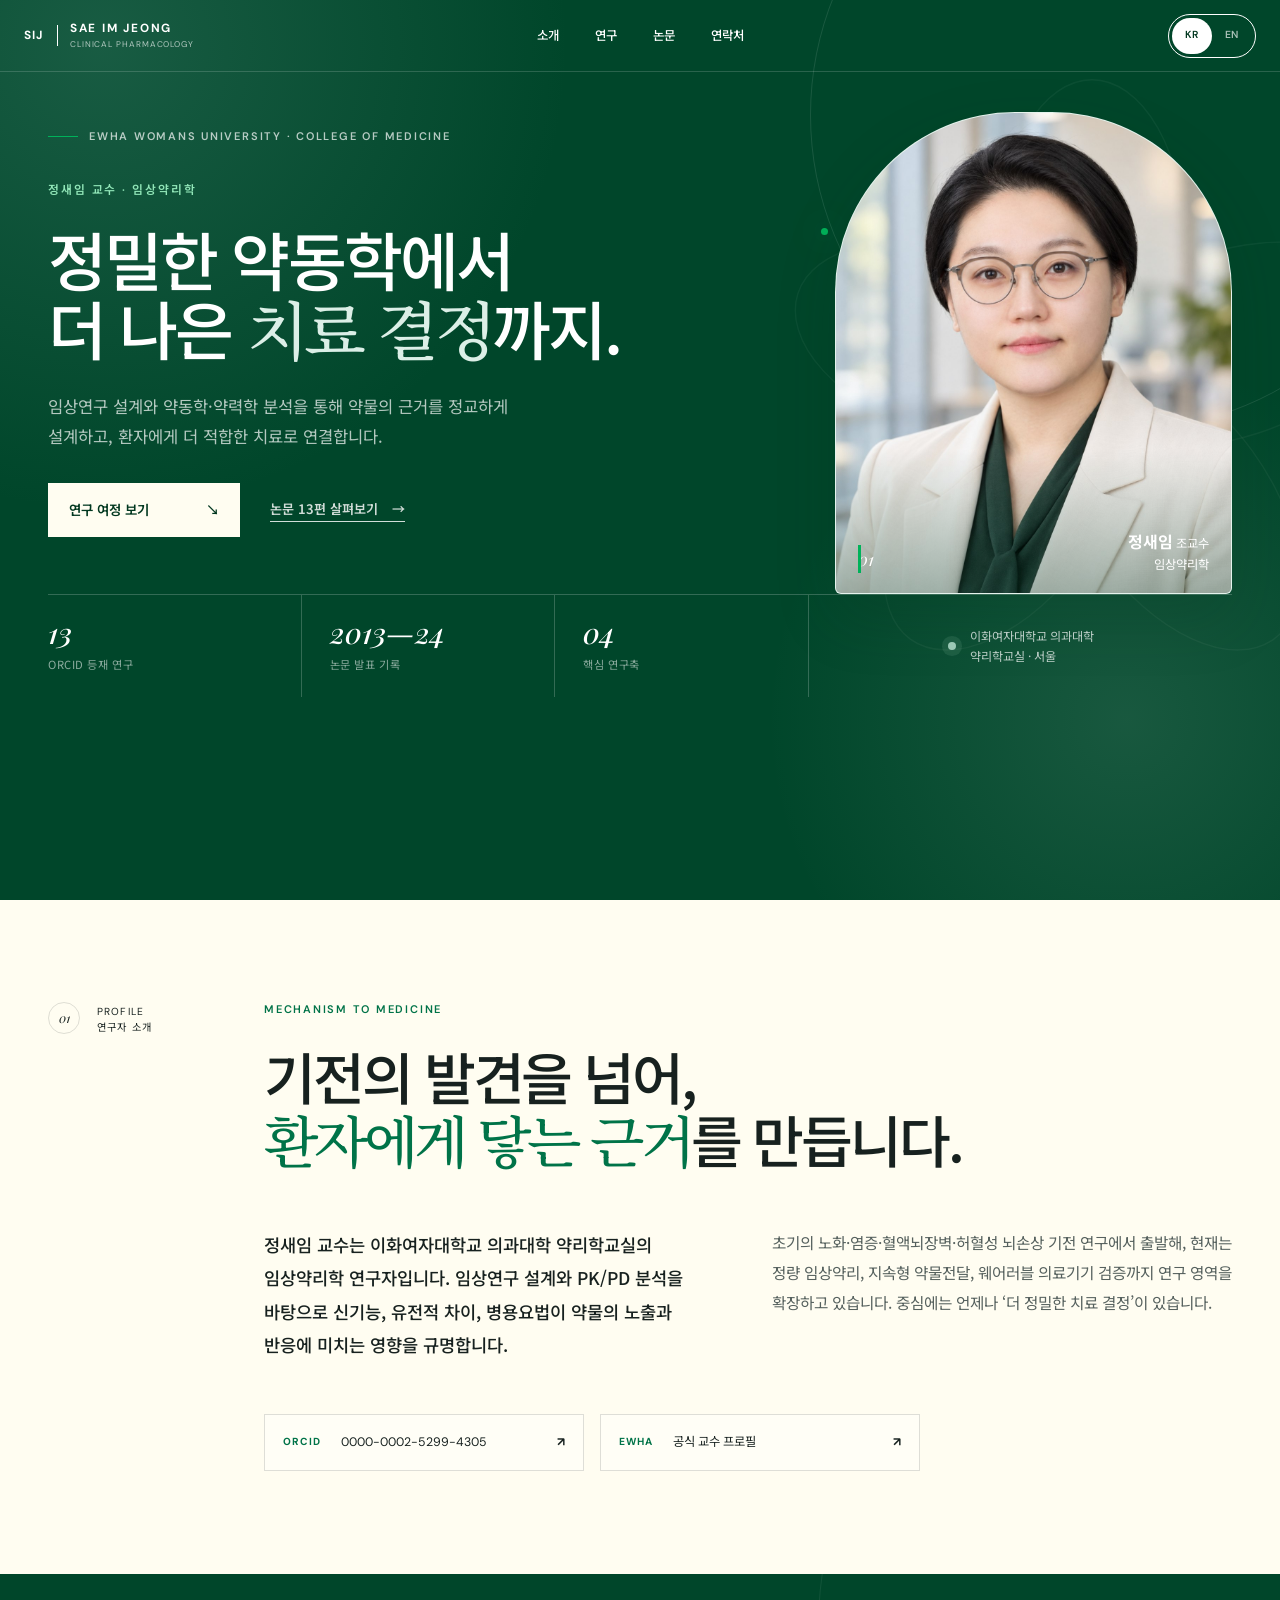
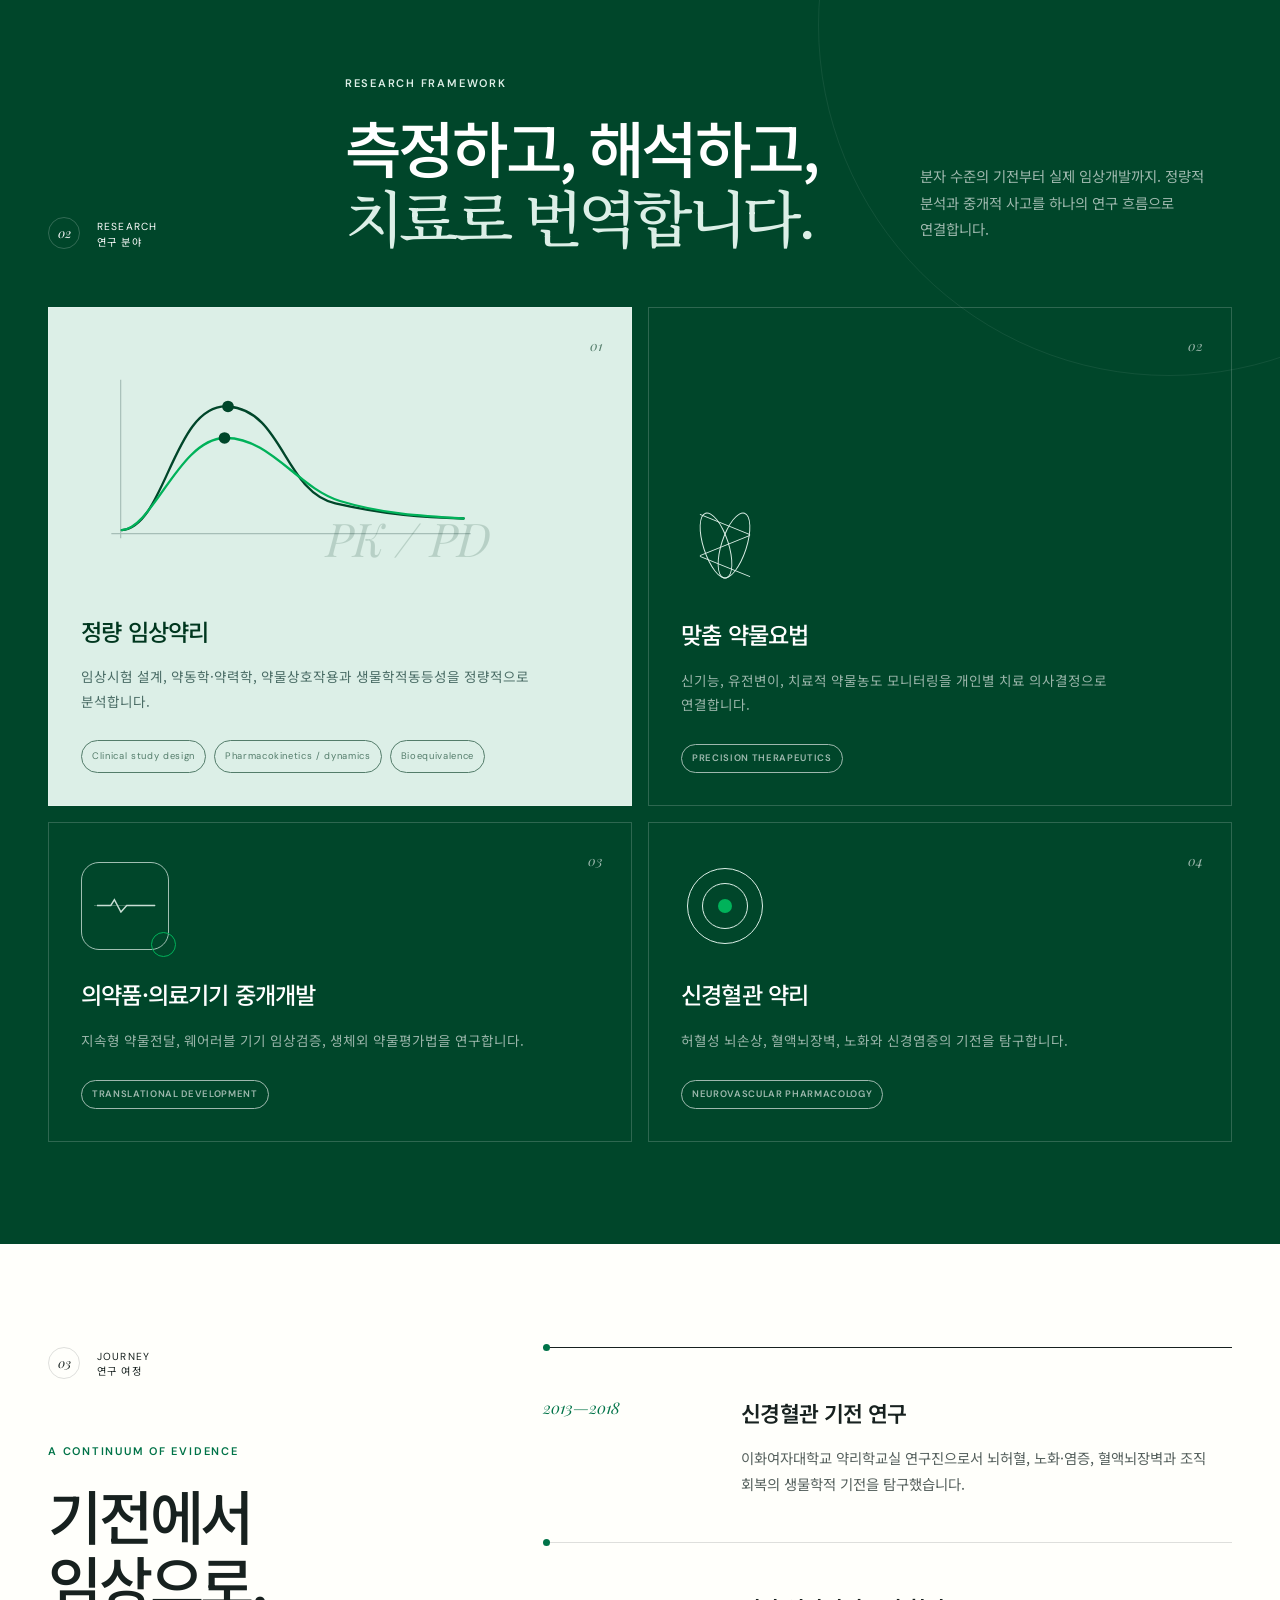
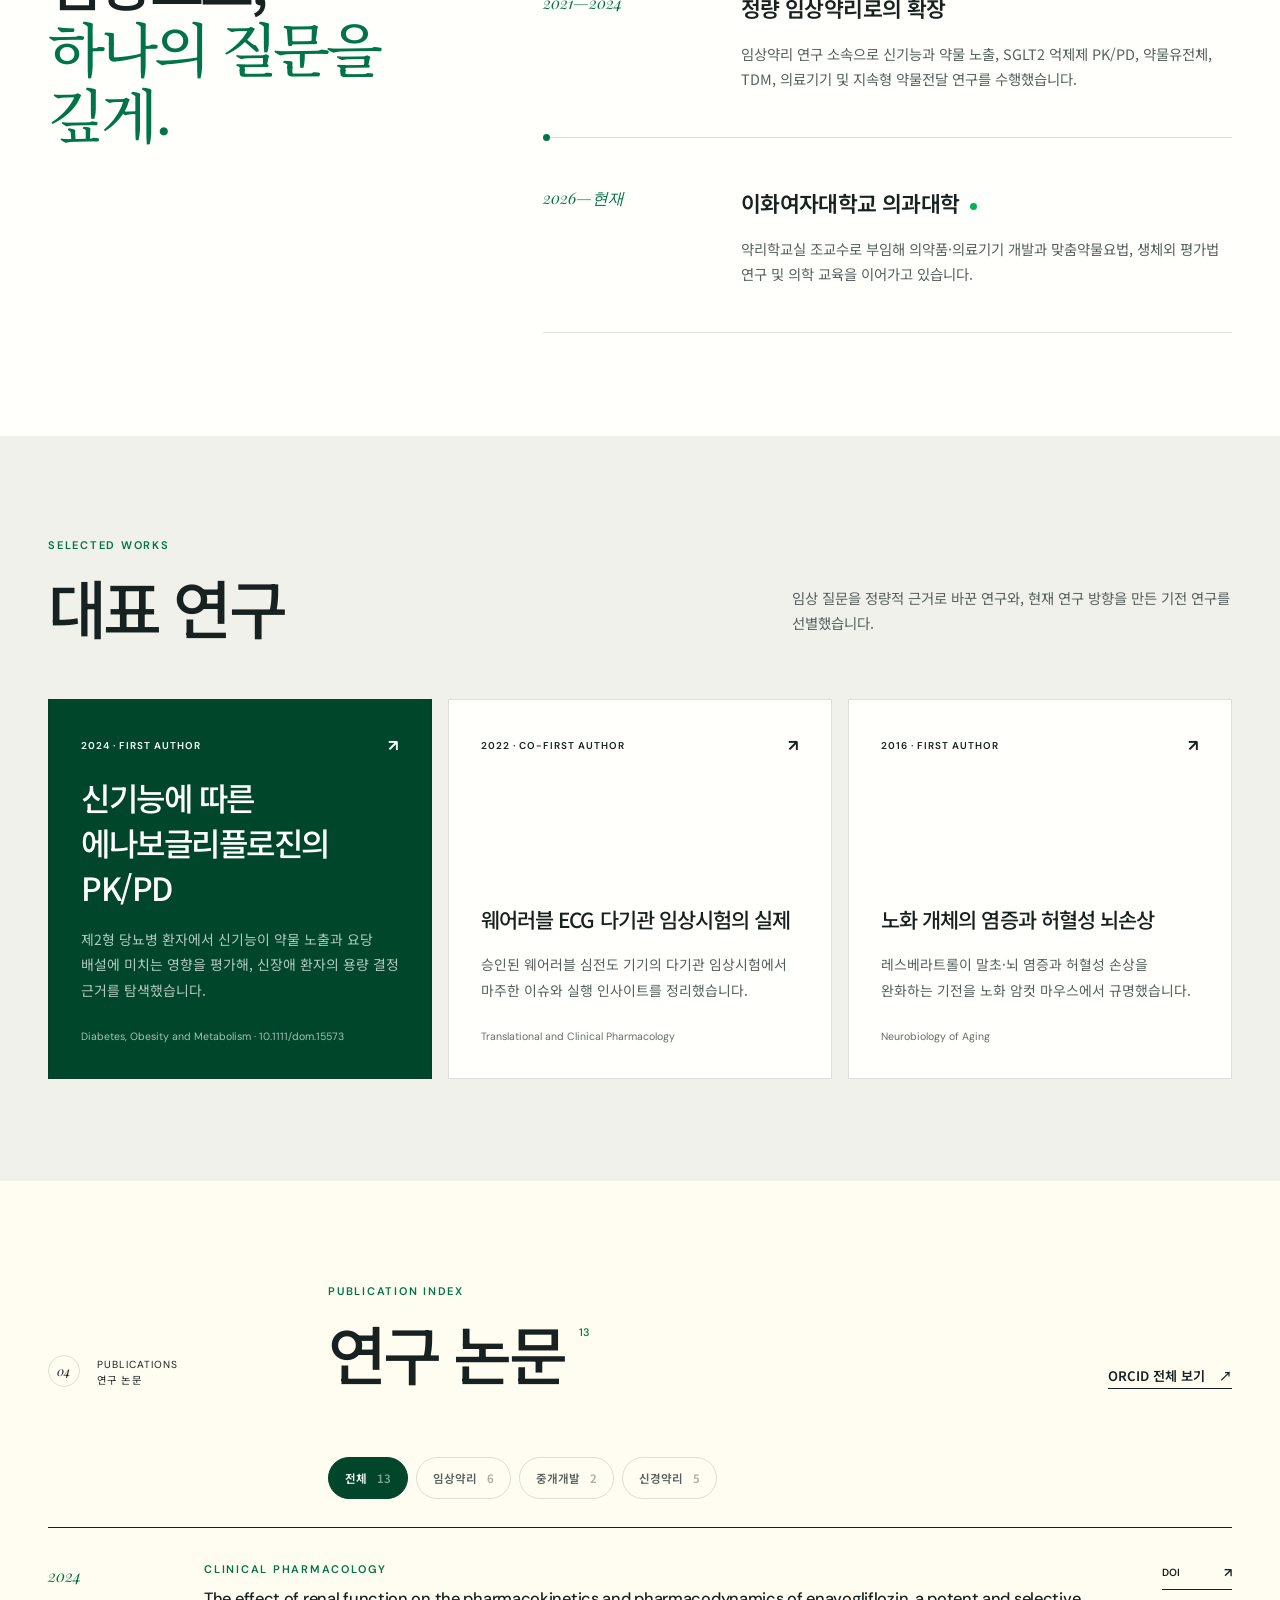
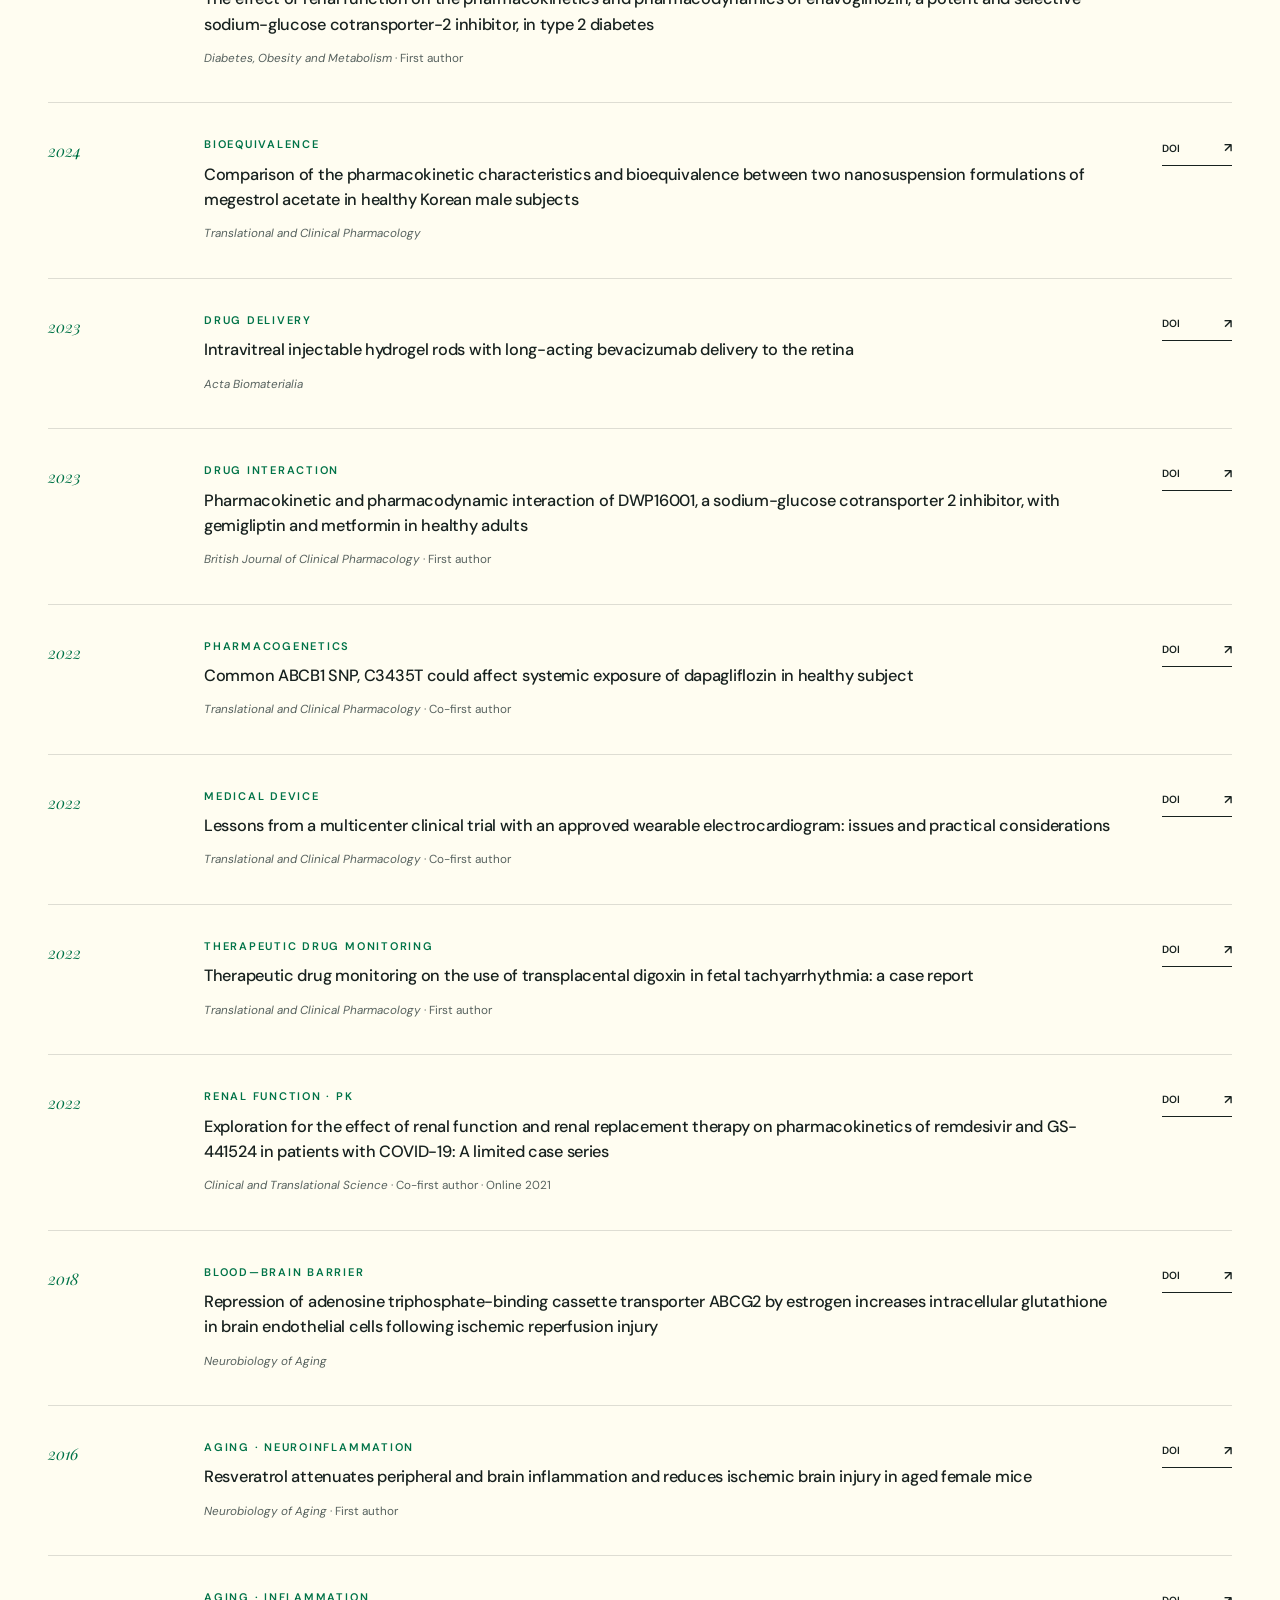
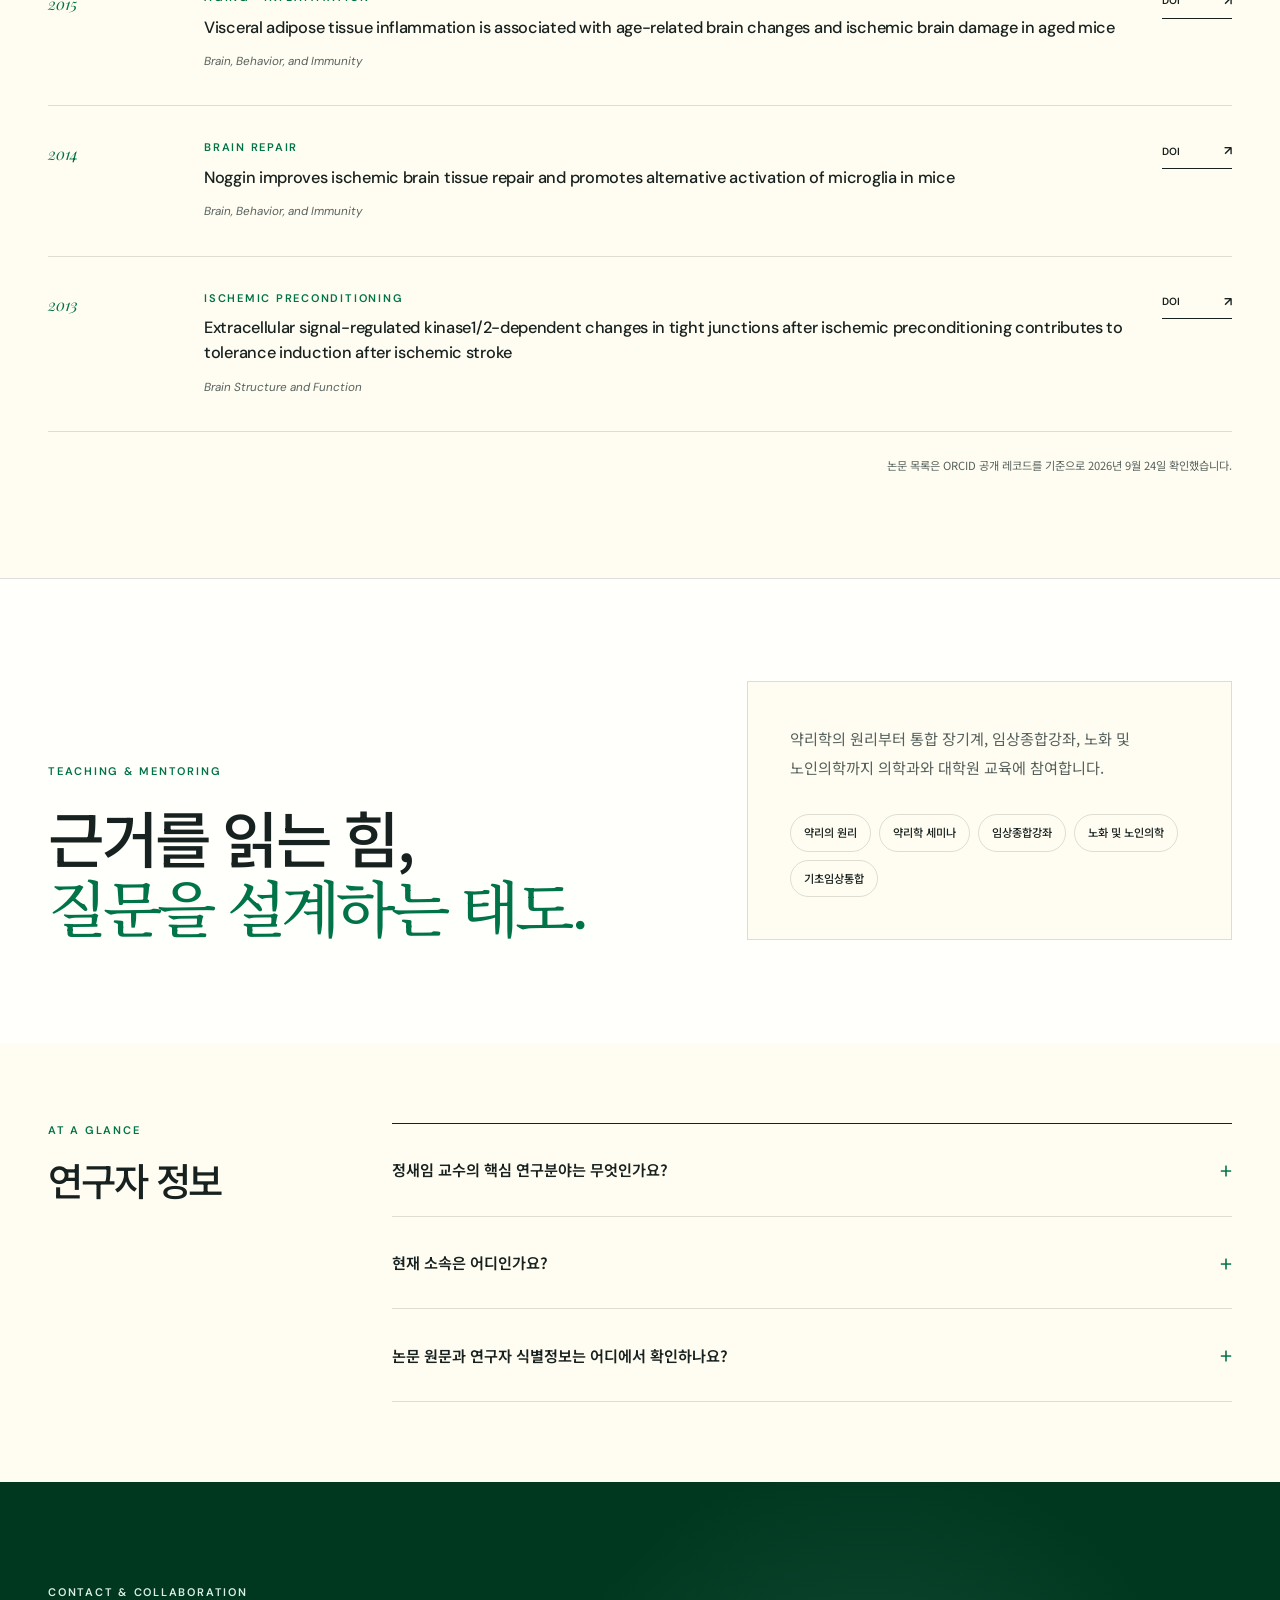
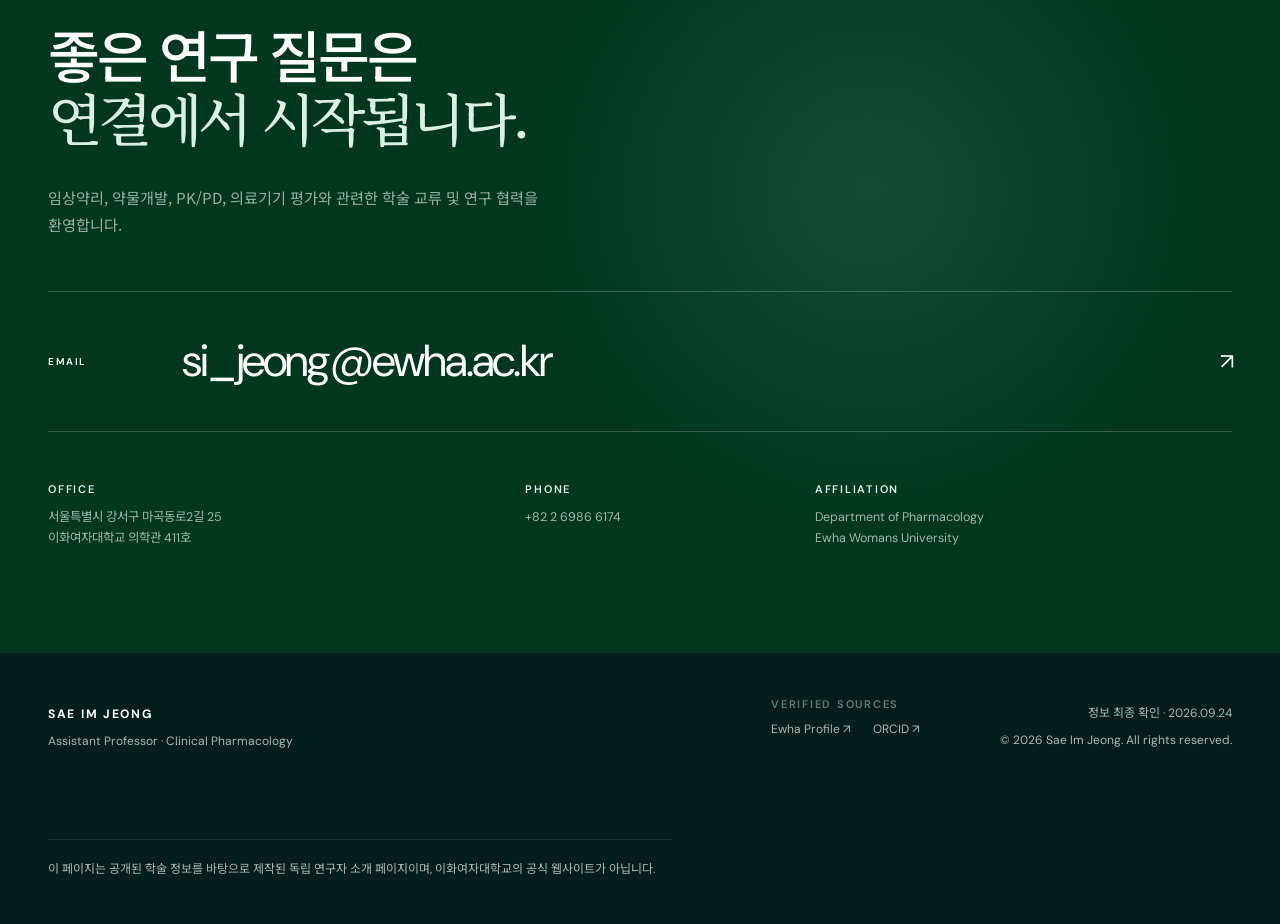
<file: index.html>
<!doctype html>
<html lang="ko">
  <head>
    <meta charset="UTF-8" />
    <meta name="viewport" content="width=device-width, initial-scale=1.0" />
    <title>정새임 교수 | 임상약리학 · 이화여자대학교 의과대학</title>
    <meta
      name="description"
      content="이화여자대학교 의과대학 약리학교실 정새임 교수의 연구, 논문, 교육 활동을 소개합니다. 임상연구 설계, 약동학·약력학, 맞춤약물요법, 의약품·의료기기 개발 연구."
    />
    <meta name="author" content="정새임" />
    <meta name="robots" content="index, follow, max-image-preview:large, max-snippet:-1, max-video-preview:-1" />
    <meta name="theme-color" content="#00462a" />
    <link rel="canonical" href="https://saeim-jeong-profile.vercel.app/" />
    <link rel="alternate" hreflang="ko" href="https://saeim-jeong-profile.vercel.app/" />
    <link rel="alternate" hreflang="en" href="https://saeim-jeong-profile.vercel.app/en/" />
    <link rel="alternate" hreflang="x-default" href="https://saeim-jeong-profile.vercel.app/" />
    <link rel="describedby" href="https://saeim-jeong-profile.vercel.app/llms.txt" />
    <link rel="icon" href="/assets/favicon.svg" type="image/svg+xml" />
    <link rel="manifest" href="/manifest.webmanifest" />
    <link rel="preconnect" href="https://fonts.googleapis.com" />
    <link rel="preconnect" href="https://fonts.gstatic.com" crossorigin />
    <link
      href="https://fonts.googleapis.com/css2?family=DM+Sans:wght@400;500;600&family=Noto+Sans+KR:wght@400;500;600;700&family=Noto+Serif+KR:wght@400;500;600&family=Playfair+Display:ital,wght@0,500;1,500&display=swap"
      rel="stylesheet"
    />

    <meta property="og:type" content="profile" />
    <meta property="og:locale" content="ko_KR" />
    <meta property="og:locale:alternate" content="en_US" />
    <meta property="og:title" content="정새임 교수 | 임상약리학" />
    <meta
      property="og:description"
      content="정밀한 약동학에서 더 나은 치료 결정까지 — 정새임 교수의 연구와 논문을 만나보세요."
    />
    <meta property="og:url" content="https://saeim-jeong-profile.vercel.app/" />
    <meta property="og:site_name" content="Sae Im Jeong · Academic Profile" />
    <meta
      property="og:image"
      content="https://saeim-jeong-profile.vercel.app/assets/og-saeim-jeong.png"
    />
    <meta property="og:image:width" content="1200" />
    <meta property="og:image:height" content="630" />
    <meta property="og:image:alt" content="이화여자대학교 의과대학 정새임 교수" />
    <meta name="twitter:card" content="summary_large_image" />
    <meta name="twitter:title" content="정새임 교수 | 임상약리학" />
    <meta name="twitter:description" content="임상연구 설계, PK/PD, 맞춤약물요법 연구" />
    <meta
      name="twitter:image"
      content="https://saeim-jeong-profile.vercel.app/assets/og-saeim-jeong.png"
    />
    <meta name="twitter:image:alt" content="이화여자대학교 의과대학 정새임 교수" />

    <link rel="stylesheet" href="/assets/styles.css?v=2" />
    <script>document.documentElement.classList.add("js")</script>

    <script type="application/ld+json">
      {
        "@context": "https://schema.org",
        "@graph": [
          {
            "@type": "ProfilePage",
            "@id": "https://saeim-jeong-profile.vercel.app/#profile",
            "url": "https://saeim-jeong-profile.vercel.app/",
            "name": "정새임 교수 | 임상약리학",
            "inLanguage": "ko-KR",
            "dateModified": "2026-09-24",
            "mainEntity": { "@id": "https://saeim-jeong-profile.vercel.app/#sae-im-jeong" },
            "isPartOf": { "@id": "https://saeim-jeong-profile.vercel.app/#website" }
          },
          {
            "@type": "WebSite",
            "@id": "https://saeim-jeong-profile.vercel.app/#website",
            "url": "https://saeim-jeong-profile.vercel.app/",
            "name": "Sae Im Jeong · Academic Profile",
            "inLanguage": ["ko-KR", "en-US"]
          },
          {
            "@type": "Person",
            "@id": "https://saeim-jeong-profile.vercel.app/#sae-im-jeong",
            "name": "정새임",
            "alternateName": ["Sae Im Jeong", "Jeong Sae Im", "S. I. Jeong"],
            "jobTitle": "조교수",
            "email": "mailto:si_jeong@ewha.ac.kr",
            "image": "https://saeim-jeong-profile.vercel.app/assets/professor-saeim-jeong.jpg",
            "url": "https://saeim-jeong-profile.vercel.app/",
            "affiliation": {
              "@type": "CollegeOrUniversity",
              "name": "이화여자대학교 의과대학",
              "alternateName": "Ewha Womans University College of Medicine",
              "url": "https://www.ewhamed.ac.kr/"
            },
            "worksFor": {
              "@type": "Organization",
              "name": "이화여자대학교 의과대학 약리학교실",
              "alternateName": "Department of Pharmacology, Ewha Womans University College of Medicine",
              "url": "https://ged.ewha.ac.kr/ewhamed/intro/pharmacology-class.do"
            },
            "knowsAbout": [
              "임상약리학",
              "약동학 및 약력학",
              "임상연구 설계",
              "맞춤약물요법",
              "의약품 및 의료기기 개발",
              "신경혈관 약리학"
            ],
            "identifier": {
              "@type": "PropertyValue",
              "propertyID": "ORCID",
              "value": "0000-0002-5299-4305"
            },
            "sameAs": [
              "https://orcid.org/0000-0002-5299-4305",
              "https://www.ewha.ac.kr/ewha/professor/info.do?mode=view&pId=E3cx%2F6sqmNAPai1gorFJhQ%3D%3D"
            ],
            "subjectOf": [
              {
                "@type": "ScholarlyArticle",
                "name": "The effect of renal function on the pharmacokinetics and pharmacodynamics of enavogliflozin, a potent and selective sodium-glucose cotransporter-2 inhibitor, in type 2 diabetes",
                "datePublished": "2024",
                "sameAs": "https://doi.org/10.1111/dom.15573"
              },
              {
                "@type": "ScholarlyArticle",
                "name": "Lessons from a multicenter clinical trial with an approved wearable electrocardiogram: issues and practical considerations",
                "datePublished": "2022",
                "sameAs": "https://doi.org/10.12793/tcp.2022.30.e7"
              },
              {
                "@type": "ScholarlyArticle",
                "name": "Resveratrol attenuates peripheral and brain inflammation and reduces ischemic brain injury in aged female mice",
                "datePublished": "2016",
                "sameAs": "https://doi.org/10.1016/j.neurobiolaging.2016.04.007"
              }
            ]
          }
        ]
      }
    </script>
  </head>
  <body>
    <a class="skip-link" href="#main">본문으로 바로가기</a>

    <header class="site-header" data-header>
      <a class="brand" href="#top" aria-label="정새임 교수 홈페이지 처음으로">
        <span class="brand-mark" aria-hidden="true">SIJ</span>
        <span class="brand-text">
          <strong>SAE IM JEONG</strong>
          <small>CLINICAL PHARMACOLOGY</small>
        </span>
      </a>

      <button class="menu-toggle" type="button" aria-expanded="false" aria-controls="site-nav">
        <span></span><span></span><span></span>
        <span class="sr-only">메뉴 열기</span>
      </button>

      <nav class="site-nav" id="site-nav" aria-label="주요 메뉴">
        <a href="#about">소개</a>
        <a href="#research">연구</a>
        <a href="#publications">논문</a>
        <a href="#contact">연락처</a>
      </nav>

      <div class="language-tabs" aria-label="언어 선택">
        <a class="is-active" href="/" lang="ko" aria-current="page">KR</a>
        <a href="/en/" lang="en">EN</a>
      </div>
    </header>

    <main id="main">
      <section class="hero" id="top" aria-labelledby="hero-title">
        <div class="hero-orbit orbit-one" aria-hidden="true"></div>
        <div class="hero-orbit orbit-two" aria-hidden="true"></div>
        <div class="hero-content shell">
          <div class="hero-copy" data-reveal>
            <p class="eyebrow"><span></span> EWHA WOMANS UNIVERSITY · COLLEGE OF MEDICINE</p>
            <h1 id="hero-title">
              <span class="hero-name">정새임 교수 · 임상약리학</span>
              정밀한 약동학에서<br />
              더 나은 <em>치료 결정</em>까지.
            </h1>
            <p class="hero-lead">
              임상연구 설계와 약동학·약력학 분석을 통해 약물의 근거를 정교하게 설계하고,
              환자에게 더 적합한 치료로 연결합니다.
            </p>
            <div class="hero-actions">
              <a class="button button-light" href="#research">연구 여정 보기 <span>↘</span></a>
              <a class="text-link light" href="#publications">논문 13편 살펴보기 <span>→</span></a>
            </div>
          </div>

          <div class="hero-portrait" data-reveal data-delay="120">
            <div class="portrait-frame">
              <img
                src="/assets/professor-saeim-jeong.jpg"
                alt="이화여자대학교 의과대학 정새임 교수"
                width="1152"
                height="1400"
                fetchpriority="high"
              />
              <div class="portrait-label">
                <span>01</span>
                <p><strong>정새임</strong> 조교수<br />임상약리학</p>
              </div>
            </div>
            <div class="portrait-seal" aria-hidden="true">
              <svg viewBox="0 0 120 120" role="img">
                <defs>
                  <path id="sealPath" d="M60,60 m-42,0 a42,42 0 1,1 84,0 a42,42 0 1,1 -84,0" />
                </defs>
                <text>
                  <textPath href="#sealPath">EVIDENCE · PRECISION · TRANSLATION · </textPath>
                </text>
                <circle cx="60" cy="60" r="4"></circle>
              </svg>
            </div>
          </div>
        </div>

        <div class="hero-metrics shell" aria-label="연구 프로필 요약">
          <div><strong>13</strong><span>ORCID 등재 연구</span></div>
          <div><strong>2013—24</strong><span>논문 발표 기록</span></div>
          <div><strong>04</strong><span>핵심 연구축</span></div>
          <div class="hero-affiliation">
            <span class="pulse" aria-hidden="true"></span>
            <p>이화여자대학교 의과대학<br />약리학교실 · 서울</p>
          </div>
        </div>
      </section>

      <section class="intro section" id="about">
        <div class="shell intro-grid">
          <div class="section-index" data-reveal>
            <span>01</span>
            <p>PROFILE<br />연구자 소개</p>
          </div>
          <div class="intro-copy" data-reveal>
            <p class="kicker">MECHANISM TO MEDICINE</p>
            <h2>
              기전의 발견을 넘어,<br />
              <em>환자에게 닿는 근거</em>를 만듭니다.
            </h2>
            <div class="intro-body">
              <p>
                정새임 교수는 이화여자대학교 의과대학 약리학교실의 임상약리학 연구자입니다.
                임상연구 설계와 PK/PD 분석을 바탕으로 신기능, 유전적 차이, 병용요법이 약물의
                노출과 반응에 미치는 영향을 규명합니다.
              </p>
              <p>
                초기의 노화·염증·혈액뇌장벽·허혈성 뇌손상 기전 연구에서 출발해, 현재는
                정량 임상약리, 지속형 약물전달, 웨어러블 의료기기 검증까지 연구 영역을 확장하고
                있습니다. 중심에는 언제나 ‘더 정밀한 치료 결정’이 있습니다.
              </p>
            </div>
            <div class="profile-links">
              <a href="https://orcid.org/0000-0002-5299-4305" target="_blank" rel="noreferrer">
                <span>ORCID</span> 0000-0002-5299-4305 <b>↗</b>
              </a>
              <a
                href="https://www.ewha.ac.kr/ewha/professor/info.do?mode=view&amp;pId=E3cx%2F6sqmNAPai1gorFJhQ%3D%3D"
                target="_blank"
                rel="noreferrer"
              >
                <span>EWHA</span> 공식 교수 프로필 <b>↗</b>
              </a>
            </div>
          </div>
        </div>
      </section>

      <section class="research section" id="research" aria-labelledby="research-title">
        <div class="shell">
          <div class="section-heading" data-reveal>
            <div class="section-index inverse">
              <span>02</span>
              <p>RESEARCH<br />연구 분야</p>
            </div>
            <div>
              <p class="kicker light-kicker">RESEARCH FRAMEWORK</p>
              <h2 id="research-title">측정하고, 해석하고,<br /><em>치료로 번역합니다.</em></h2>
            </div>
            <p class="section-summary">
              분자 수준의 기전부터 실제 임상개발까지. 정량적 분석과 중개적 사고를 하나의 연구
              흐름으로 연결합니다.
            </p>
          </div>

          <div class="research-grid">
            <article class="research-card featured" data-reveal>
              <div class="card-visual pk-visual" aria-hidden="true">
                <svg viewBox="0 0 360 190">
                  <path class="axis" d="M26 154H334M34 22V158" />
                  <path class="curve curve-a" d="M35 151C73 148 79 42 126 45S174 118 218 128s75 12 110 13" />
                  <path class="curve curve-b" d="M35 151C62 149 84 73 123 72s63 43 99 54 70 13 106 15" />
                  <circle cx="126" cy="45" r="5" />
                  <circle cx="123" cy="72" r="5" />
                </svg>
                <span>PK / PD</span>
              </div>
              <div class="card-number">01</div>
              <h3>정량 임상약리</h3>
              <p>임상시험 설계, 약동학·약력학, 약물상호작용과 생물학적동등성을 정량적으로 분석합니다.</p>
              <ul>
                <li>Clinical study design</li>
                <li>Pharmacokinetics / dynamics</li>
                <li>Bioequivalence</li>
              </ul>
            </article>

            <article class="research-card" data-reveal data-delay="60">
              <div class="card-number">02</div>
              <div class="mini-icon genome-icon" aria-hidden="true"><i></i><i></i><i></i></div>
              <h3>맞춤 약물요법</h3>
              <p>신기능, 유전변이, 치료적 약물농도 모니터링을 개인별 치료 의사결정으로 연결합니다.</p>
              <span class="card-tag">PRECISION THERAPEUTICS</span>
            </article>

            <article class="research-card" data-reveal data-delay="120">
              <div class="card-number">03</div>
              <div class="mini-icon device-icon" aria-hidden="true"><i></i><i></i></div>
              <h3>의약품·의료기기 중개개발</h3>
              <p>지속형 약물전달, 웨어러블 기기 임상검증, 생체외 약물평가법을 연구합니다.</p>
              <span class="card-tag">TRANSLATIONAL DEVELOPMENT</span>
            </article>

            <article class="research-card" data-reveal data-delay="180">
              <div class="card-number">04</div>
              <div class="mini-icon neuro-icon" aria-hidden="true"><i></i><i></i><i></i></div>
              <h3>신경혈관 약리</h3>
              <p>허혈성 뇌손상, 혈액뇌장벽, 노화와 신경염증의 기전을 탐구합니다.</p>
              <span class="card-tag">NEUROVASCULAR PHARMACOLOGY</span>
            </article>
          </div>
        </div>
      </section>

      <section class="journey section" aria-labelledby="journey-title">
        <div class="shell journey-grid">
          <div class="journey-title-wrap" data-reveal>
            <div class="section-index">
              <span>03</span>
              <p>JOURNEY<br />연구 여정</p>
            </div>
            <p class="kicker">A CONTINUUM OF EVIDENCE</p>
            <h2 id="journey-title">기전에서 임상으로,<br /><em>하나의 질문을 깊게.</em></h2>
          </div>
          <div class="timeline" data-reveal>
            <article class="timeline-item">
              <div class="timeline-year">2013—2018</div>
              <div>
                <h3>신경혈관 기전 연구</h3>
                <p>
                  이화여자대학교 약리학교실 연구진으로서 뇌허혈, 노화·염증, 혈액뇌장벽과
                  조직 회복의 생물학적 기전을 탐구했습니다.
                </p>
              </div>
            </article>
            <article class="timeline-item">
              <div class="timeline-year">2021—2024</div>
              <div>
                <h3>정량 임상약리로의 확장</h3>
                <p>
                  임상약리 연구 소속으로 신기능과 약물 노출, SGLT2 억제제 PK/PD, 약물유전체,
                  TDM, 의료기기 및 지속형 약물전달 연구를 수행했습니다.
                </p>
              </div>
            </article>
            <article class="timeline-item current">
              <div class="timeline-year">2026—현재</div>
              <div>
                <h3>이화여자대학교 의과대학</h3>
                <p>
                  약리학교실 조교수로 부임해 의약품·의료기기 개발과 맞춤약물요법, 생체외
                  평가법 연구 및 의학 교육을 이어가고 있습니다.
                </p>
              </div>
            </article>
          </div>
        </div>
      </section>

      <section class="selected-works section" aria-labelledby="selected-title">
        <div class="shell">
          <div class="works-heading" data-reveal>
            <div>
              <p class="kicker">SELECTED WORKS</p>
              <h2 id="selected-title">대표 연구</h2>
            </div>
            <p>임상 질문을 정량적 근거로 바꾼 연구와, 현재 연구 방향을 만든 기전 연구를 선별했습니다.</p>
          </div>
          <div class="selected-grid">
            <a class="work-card hero-work" href="https://doi.org/10.1111/dom.15573" target="_blank" rel="noreferrer" data-reveal>
              <div class="work-meta"><span>2024 · FIRST AUTHOR</span><b>↗</b></div>
              <h3>신기능에 따른 에나보글리플로진의 PK/PD</h3>
              <p>
                제2형 당뇨병 환자에서 신기능이 약물 노출과 요당 배설에 미치는 영향을 평가해,
                신장애 환자의 용량 결정 근거를 탐색했습니다.
              </p>
              <small>Diabetes, Obesity and Metabolism · 10.1111/dom.15573</small>
            </a>
            <a class="work-card" href="https://doi.org/10.12793/tcp.2022.30.e7" target="_blank" rel="noreferrer" data-reveal data-delay="80">
              <div class="work-meta"><span>2022 · CO-FIRST AUTHOR</span><b>↗</b></div>
              <h3>웨어러블 ECG 다기관 임상시험의 실제</h3>
              <p>승인된 웨어러블 심전도 기기의 다기관 임상시험에서 마주한 이슈와 실행 인사이트를 정리했습니다.</p>
              <small>Translational and Clinical Pharmacology</small>
            </a>
            <a class="work-card" href="https://doi.org/10.1016/j.neurobiolaging.2016.04.007" target="_blank" rel="noreferrer" data-reveal data-delay="160">
              <div class="work-meta"><span>2016 · FIRST AUTHOR</span><b>↗</b></div>
              <h3>노화 개체의 염증과 허혈성 뇌손상</h3>
              <p>레스베라트롤이 말초·뇌 염증과 허혈성 손상을 완화하는 기전을 노화 암컷 마우스에서 규명했습니다.</p>
              <small>Neurobiology of Aging</small>
            </a>
          </div>
        </div>
      </section>

      <section class="publications section" id="publications" aria-labelledby="publications-title">
        <div class="shell">
          <div class="publication-heading" data-reveal>
            <div class="section-index">
              <span>04</span>
              <p>PUBLICATIONS<br />연구 논문</p>
            </div>
            <div>
              <p class="kicker">PUBLICATION INDEX</p>
              <h2 id="publications-title">연구 논문 <sup>13</sup></h2>
            </div>
            <a class="text-link" href="https://orcid.org/0000-0002-5299-4305" target="_blank" rel="noreferrer">ORCID 전체 보기 <span>↗</span></a>
          </div>

          <div class="publication-controls" data-reveal role="group" aria-label="논문 분야 필터">
            <button type="button" class="filter is-active" data-filter="all">전체 <span>13</span></button>
            <button type="button" class="filter" data-filter="clinical">임상약리 <span>6</span></button>
            <button type="button" class="filter" data-filter="translational">중개개발 <span>2</span></button>
            <button type="button" class="filter" data-filter="neuro">신경약리 <span>5</span></button>
          </div>

          <div class="publication-list" data-publication-list>
            <article class="publication-item" data-category="clinical" data-year="2024">
              <div class="publication-year">2024</div>
              <div class="publication-main">
                <span class="publication-tag">CLINICAL PHARMACOLOGY</span>
                <h3>The effect of renal function on the pharmacokinetics and pharmacodynamics of enavogliflozin, a potent and selective sodium-glucose cotransporter-2 inhibitor, in type 2 diabetes</h3>
                <p><em>Diabetes, Obesity and Metabolism</em> · First author</p>
              </div>
              <a href="https://doi.org/10.1111/dom.15573" target="_blank" rel="noreferrer" aria-label="논문 DOI 열기: 에나보글리플로진 신기능 연구">DOI <span>↗</span></a>
            </article>
            <article class="publication-item" data-category="clinical" data-year="2024">
              <div class="publication-year">2024</div>
              <div class="publication-main">
                <span class="publication-tag">BIOEQUIVALENCE</span>
                <h3>Comparison of the pharmacokinetic characteristics and bioequivalence between two nanosuspension formulations of megestrol acetate in healthy Korean male subjects</h3>
                <p><em>Translational and Clinical Pharmacology</em></p>
              </div>
              <a href="https://doi.org/10.12793/tcp.2024.32.e6" target="_blank" rel="noreferrer" aria-label="논문 DOI 열기: 메게스트롤 아세테이트 생물학적동등성 연구">DOI <span>↗</span></a>
            </article>
            <article class="publication-item" data-category="translational" data-year="2023">
              <div class="publication-year">2023</div>
              <div class="publication-main">
                <span class="publication-tag">DRUG DELIVERY</span>
                <h3>Intravitreal injectable hydrogel rods with long-acting bevacizumab delivery to the retina</h3>
                <p><em>Acta Biomaterialia</em></p>
              </div>
              <a href="https://doi.org/10.1016/j.actbio.2023.09.025" target="_blank" rel="noreferrer" aria-label="논문 DOI 열기: 베바시주맙 하이드로겔 약물전달 연구">DOI <span>↗</span></a>
            </article>
            <article class="publication-item" data-category="clinical" data-year="2023">
              <div class="publication-year">2023</div>
              <div class="publication-main">
                <span class="publication-tag">DRUG INTERACTION</span>
                <h3>Pharmacokinetic and pharmacodynamic interaction of DWP16001, a sodium-glucose cotransporter 2 inhibitor, with gemigliptin and metformin in healthy adults</h3>
                <p><em>British Journal of Clinical Pharmacology</em> · First author</p>
              </div>
              <a href="https://doi.org/10.1111/bcp.15632" target="_blank" rel="noreferrer" aria-label="논문 DOI 열기: DWP16001 약물상호작용 연구">DOI <span>↗</span></a>
            </article>
            <article class="publication-item" data-category="clinical" data-year="2022">
              <div class="publication-year">2022</div>
              <div class="publication-main">
                <span class="publication-tag">PHARMACOGENETICS</span>
                <h3>Common ABCB1 SNP, C3435T could affect systemic exposure of dapagliflozin in healthy subject</h3>
                <p><em>Translational and Clinical Pharmacology</em> · Co-first author</p>
              </div>
              <a href="https://doi.org/10.12793/tcp.2022.30.e23" target="_blank" rel="noreferrer" aria-label="논문 DOI 열기: ABCB1 유전변이 연구">DOI <span>↗</span></a>
            </article>
            <article class="publication-item" data-category="translational" data-year="2022">
              <div class="publication-year">2022</div>
              <div class="publication-main">
                <span class="publication-tag">MEDICAL DEVICE</span>
                <h3>Lessons from a multicenter clinical trial with an approved wearable electrocardiogram: issues and practical considerations</h3>
                <p><em>Translational and Clinical Pharmacology</em> · Co-first author</p>
              </div>
              <a href="https://doi.org/10.12793/tcp.2022.30.e7" target="_blank" rel="noreferrer" aria-label="논문 DOI 열기: 웨어러블 심전도 연구">DOI <span>↗</span></a>
            </article>
            <article class="publication-item" data-category="clinical" data-year="2022">
              <div class="publication-year">2022</div>
              <div class="publication-main">
                <span class="publication-tag">THERAPEUTIC DRUG MONITORING</span>
                <h3>Therapeutic drug monitoring on the use of transplacental digoxin in fetal tachyarrhythmia: a case report</h3>
                <p><em>Translational and Clinical Pharmacology</em> · First author</p>
              </div>
              <a href="https://doi.org/10.12793/tcp.2022.30.e11" target="_blank" rel="noreferrer" aria-label="논문 DOI 열기: 디곡신 치료적 약물농도 모니터링">DOI <span>↗</span></a>
            </article>
            <article class="publication-item" data-category="clinical" data-year="2022">
              <div class="publication-year">2022</div>
              <div class="publication-main">
                <span class="publication-tag">RENAL FUNCTION · PK</span>
                <h3>Exploration for the effect of renal function and renal replacement therapy on pharmacokinetics of remdesivir and GS-441524 in patients with COVID-19: A limited case series</h3>
                <p><em>Clinical and Translational Science</em> · Co-first author · Online 2021</p>
              </div>
              <a href="https://doi.org/10.1111/cts.13194" target="_blank" rel="noreferrer" aria-label="논문 DOI 열기: 렘데시비르 약동학 연구">DOI <span>↗</span></a>
            </article>
            <article class="publication-item" data-category="neuro" data-year="2018">
              <div class="publication-year">2018</div>
              <div class="publication-main">
                <span class="publication-tag">BLOOD—BRAIN BARRIER</span>
                <h3>Repression of adenosine triphosphate-binding cassette transporter ABCG2 by estrogen increases intracellular glutathione in brain endothelial cells following ischemic reperfusion injury</h3>
                <p><em>Neurobiology of Aging</em></p>
              </div>
              <a href="https://doi.org/10.1016/j.neurobiolaging.2018.02.020" target="_blank" rel="noreferrer" aria-label="논문 DOI 열기: ABCG2와 뇌내피세포 연구">DOI <span>↗</span></a>
            </article>
            <article class="publication-item" data-category="neuro" data-year="2016">
              <div class="publication-year">2016</div>
              <div class="publication-main">
                <span class="publication-tag">AGING · NEUROINFLAMMATION</span>
                <h3>Resveratrol attenuates peripheral and brain inflammation and reduces ischemic brain injury in aged female mice</h3>
                <p><em>Neurobiology of Aging</em> · First author</p>
              </div>
              <a href="https://doi.org/10.1016/j.neurobiolaging.2016.04.007" target="_blank" rel="noreferrer" aria-label="논문 DOI 열기: 레스베라트롤과 뇌허혈 연구">DOI <span>↗</span></a>
            </article>
            <article class="publication-item" data-category="neuro" data-year="2015">
              <div class="publication-year">2015</div>
              <div class="publication-main">
                <span class="publication-tag">AGING · INFLAMMATION</span>
                <h3>Visceral adipose tissue inflammation is associated with age-related brain changes and ischemic brain damage in aged mice</h3>
                <p><em>Brain, Behavior, and Immunity</em></p>
              </div>
              <a href="https://doi.org/10.1016/j.bbi.2015.07.008" target="_blank" rel="noreferrer" aria-label="논문 DOI 열기: 내장지방 염증과 뇌손상 연구">DOI <span>↗</span></a>
            </article>
            <article class="publication-item" data-category="neuro" data-year="2014">
              <div class="publication-year">2014</div>
              <div class="publication-main">
                <span class="publication-tag">BRAIN REPAIR</span>
                <h3>Noggin improves ischemic brain tissue repair and promotes alternative activation of microglia in mice</h3>
                <p><em>Brain, Behavior, and Immunity</em></p>
              </div>
              <a href="https://doi.org/10.1016/j.bbi.2014.03.013" target="_blank" rel="noreferrer" aria-label="논문 DOI 열기: Noggin과 뇌조직 회복 연구">DOI <span>↗</span></a>
            </article>
            <article class="publication-item" data-category="neuro" data-year="2013">
              <div class="publication-year">2013</div>
              <div class="publication-main">
                <span class="publication-tag">ISCHEMIC PRECONDITIONING</span>
                <h3>Extracellular signal-regulated kinase1/2-dependent changes in tight junctions after ischemic preconditioning contributes to tolerance induction after ischemic stroke</h3>
                <p><em>Brain Structure and Function</em></p>
              </div>
              <a href="https://doi.org/10.1007/s00429-013-0632-5" target="_blank" rel="noreferrer" aria-label="논문 DOI 열기: 허혈 전처치와 밀착연접 연구">DOI <span>↗</span></a>
            </article>
          </div>
          <p class="publication-note">논문 목록은 ORCID 공개 레코드를 기준으로 2026년 9월 24일 확인했습니다.</p>
        </div>
      </section>

      <section class="teaching section" aria-labelledby="teaching-title">
        <div class="shell teaching-grid">
          <div data-reveal>
            <p class="kicker">TEACHING &amp; MENTORING</p>
            <h2 id="teaching-title">근거를 읽는 힘,<br /><em>질문을 설계하는 태도.</em></h2>
          </div>
          <div class="teaching-panel" data-reveal>
            <p>
              약리학의 원리부터 통합 장기계, 임상종합강좌, 노화 및 노인의학까지 의학과와
              대학원 교육에 참여합니다.
            </p>
            <div class="course-list" aria-label="주요 강의">
              <span>약리의 원리</span>
              <span>약리학 세미나</span>
              <span>임상종합강좌</span>
              <span>노화 및 노인의학</span>
              <span>기초임상통합</span>
            </div>
          </div>
        </div>
      </section>

      <section class="faq section" aria-labelledby="faq-title">
        <div class="shell faq-grid">
          <div data-reveal>
            <p class="kicker">AT A GLANCE</p>
            <h2 id="faq-title">연구자 정보</h2>
          </div>
          <div class="faq-list" data-reveal>
            <details>
              <summary>정새임 교수의 핵심 연구분야는 무엇인가요?<span>+</span></summary>
              <p>임상연구 설계, 약동학·약력학 분석, 맞춤약물요법, 의약품·의료기기 개발, 생체외 약물평가법을 연구합니다.</p>
            </details>
            <details>
              <summary>현재 소속은 어디인가요?<span>+</span></summary>
              <p>이화여자대학교 의과대학 약리학교실 조교수이며, 세부전공은 임상약리학입니다.</p>
            </details>
            <details>
              <summary>논문 원문과 연구자 식별정보는 어디에서 확인하나요?<span>+</span></summary>
              <p>각 논문의 DOI 링크와 ORCID 0000-0002-5299-4305에서 확인할 수 있습니다.</p>
            </details>
          </div>
        </div>
      </section>

      <section class="contact section" id="contact" aria-labelledby="contact-title">
        <div class="contact-orbit" aria-hidden="true"></div>
        <div class="shell contact-inner" data-reveal>
          <p class="kicker light-kicker">CONTACT &amp; COLLABORATION</p>
          <h2 id="contact-title">좋은 연구 질문은<br /><em>연결에서 시작됩니다.</em></h2>
          <p>
            임상약리, 약물개발, PK/PD, 의료기기 평가와 관련한 학술 교류 및 연구 협력을 환영합니다.
          </p>
          <a class="contact-email" href="mailto:si_jeong@ewha.ac.kr">
            <span>EMAIL</span>
            si_jeong@ewha.ac.kr
            <b>↗</b>
          </a>
          <div class="contact-details">
            <div><span>OFFICE</span><p>서울특별시 강서구 마곡동로2길 25<br />이화여자대학교 의학관 411호</p></div>
            <div><span>PHONE</span><p><a href="tel:+82269866174">+82 2 6986 6174</a></p></div>
            <div><span>AFFILIATION</span><p>Department of Pharmacology<br />Ewha Womans University</p></div>
          </div>
        </div>
      </section>
    </main>

    <footer class="site-footer">
      <div class="shell footer-grid">
        <div>
          <strong>SAE IM JEONG</strong>
          <p>Assistant Professor · Clinical Pharmacology</p>
        </div>
        <div class="footer-sources">
          <span>VERIFIED SOURCES</span>
          <a href="https://www.ewha.ac.kr/ewha/professor/info.do?mode=view&amp;pId=E3cx%2F6sqmNAPai1gorFJhQ%3D%3D" target="_blank" rel="noreferrer">Ewha Profile ↗</a>
          <a href="https://orcid.org/0000-0002-5299-4305" target="_blank" rel="noreferrer">ORCID ↗</a>
        </div>
        <div class="footer-meta">
          <p>정보 최종 확인 · 2026.09.24</p>
          <p>© <span data-year></span> Sae Im Jeong. All rights reserved.</p>
        </div>
        <p class="footer-disclaimer">이 페이지는 공개된 학술 정보를 바탕으로 제작된 독립 연구자 소개 페이지이며, 이화여자대학교의 공식 웹사이트가 아닙니다.</p>
      </div>
    </footer>

    <button class="back-to-top" type="button" aria-label="맨 위로 이동">↑</button>
    <script src="/assets/app.js" defer></script>
  </body>
</html>
</file>
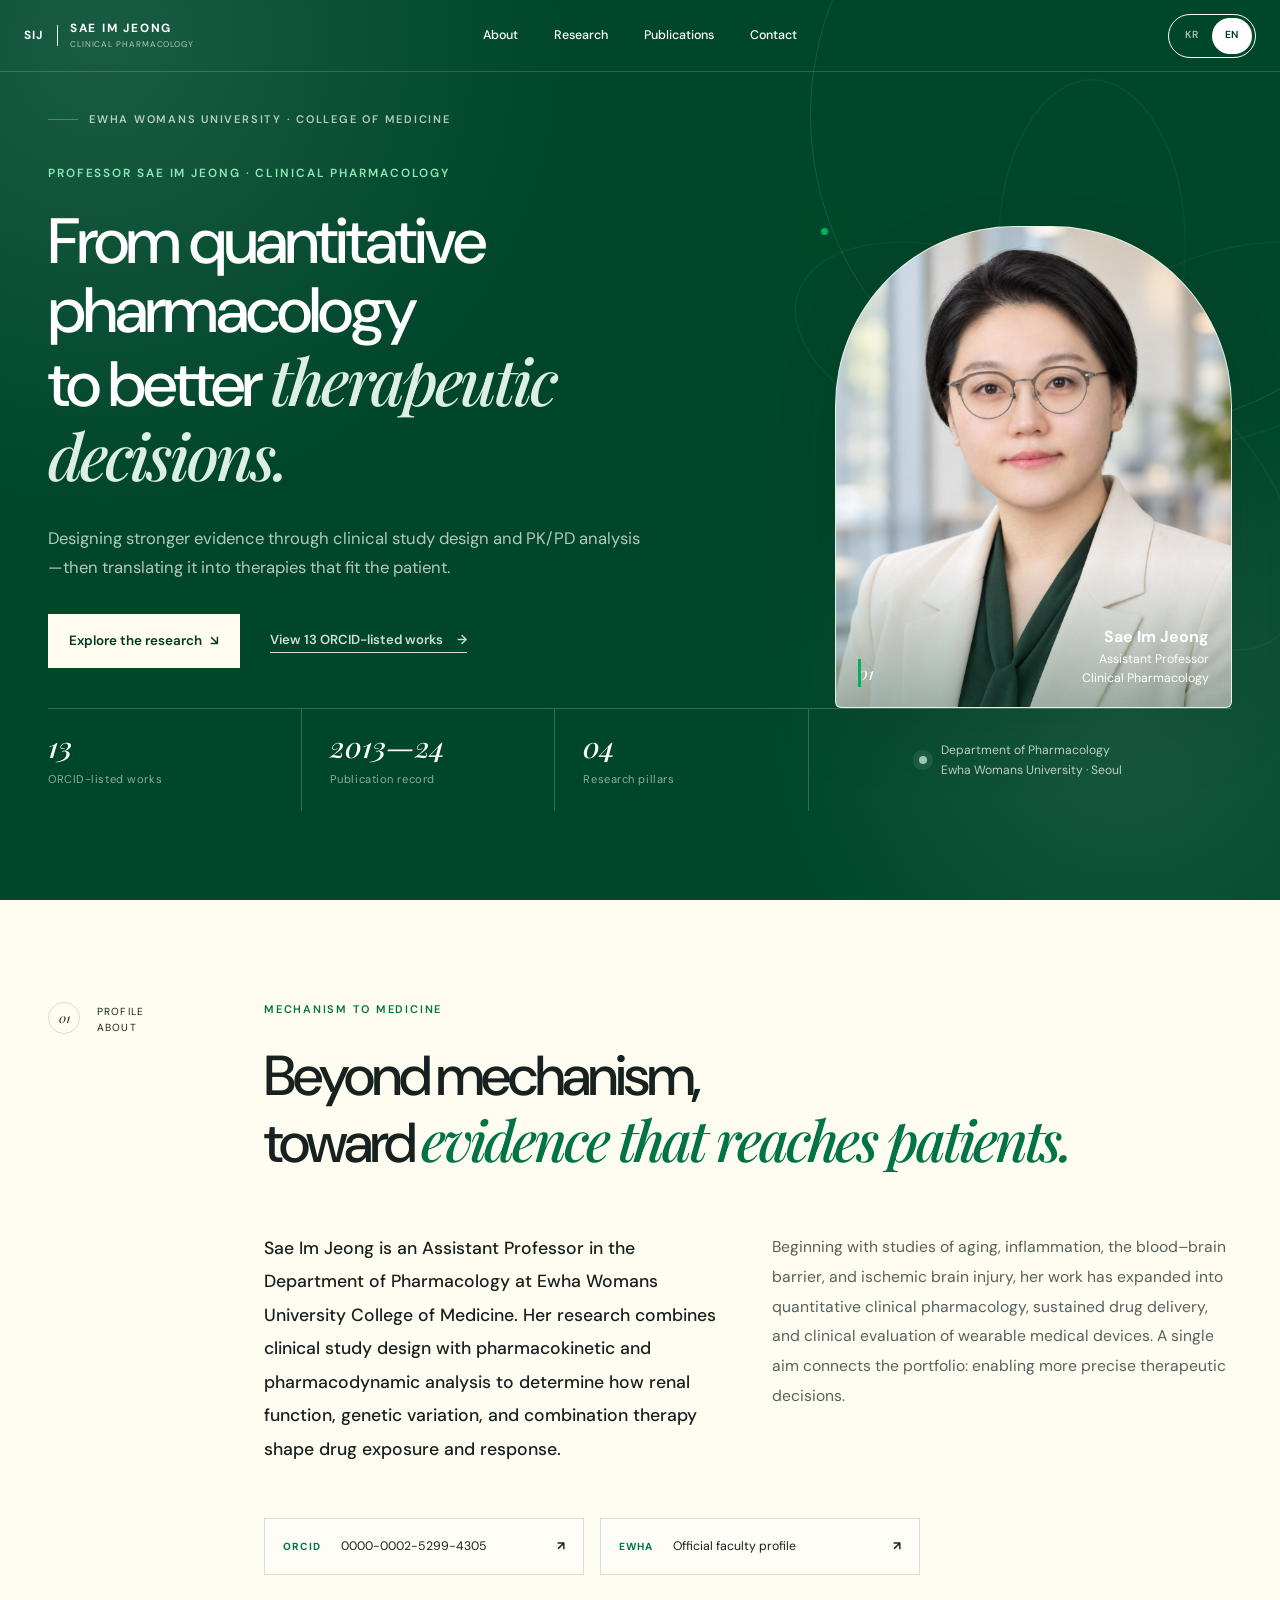
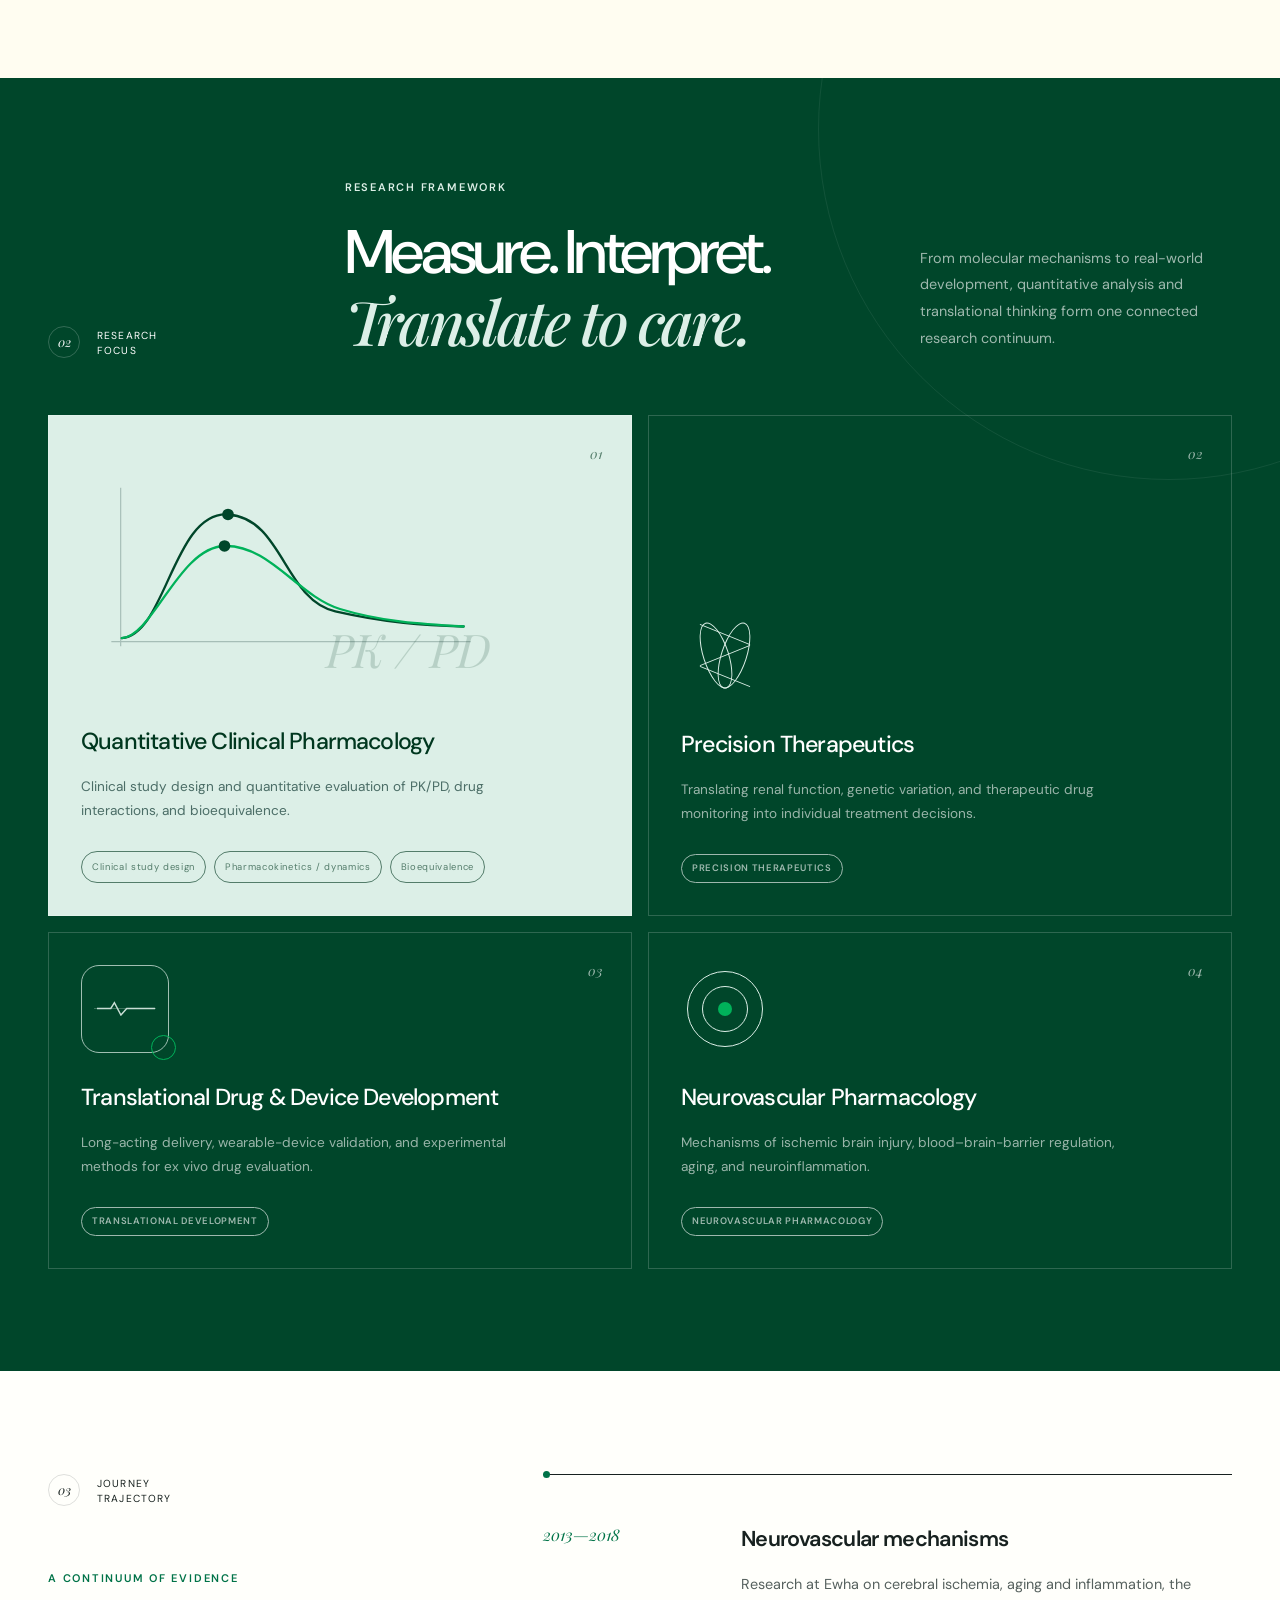
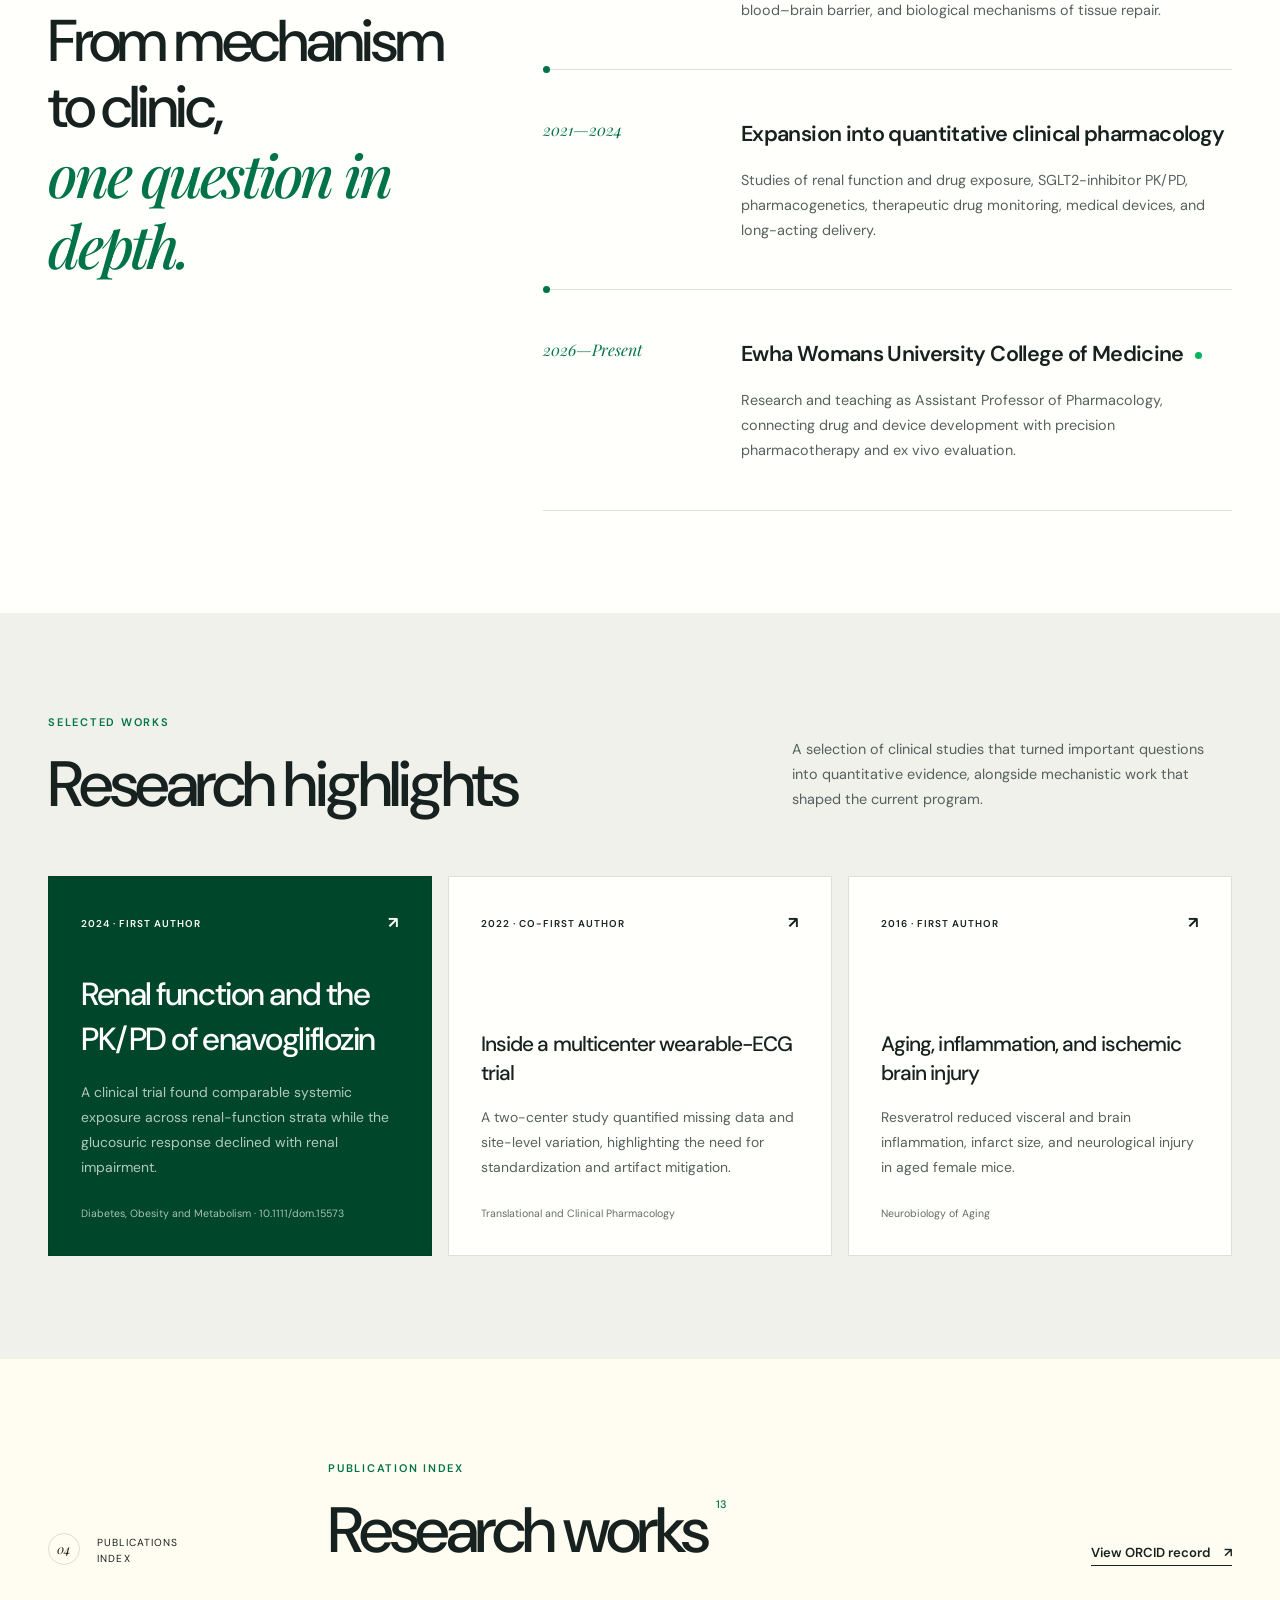
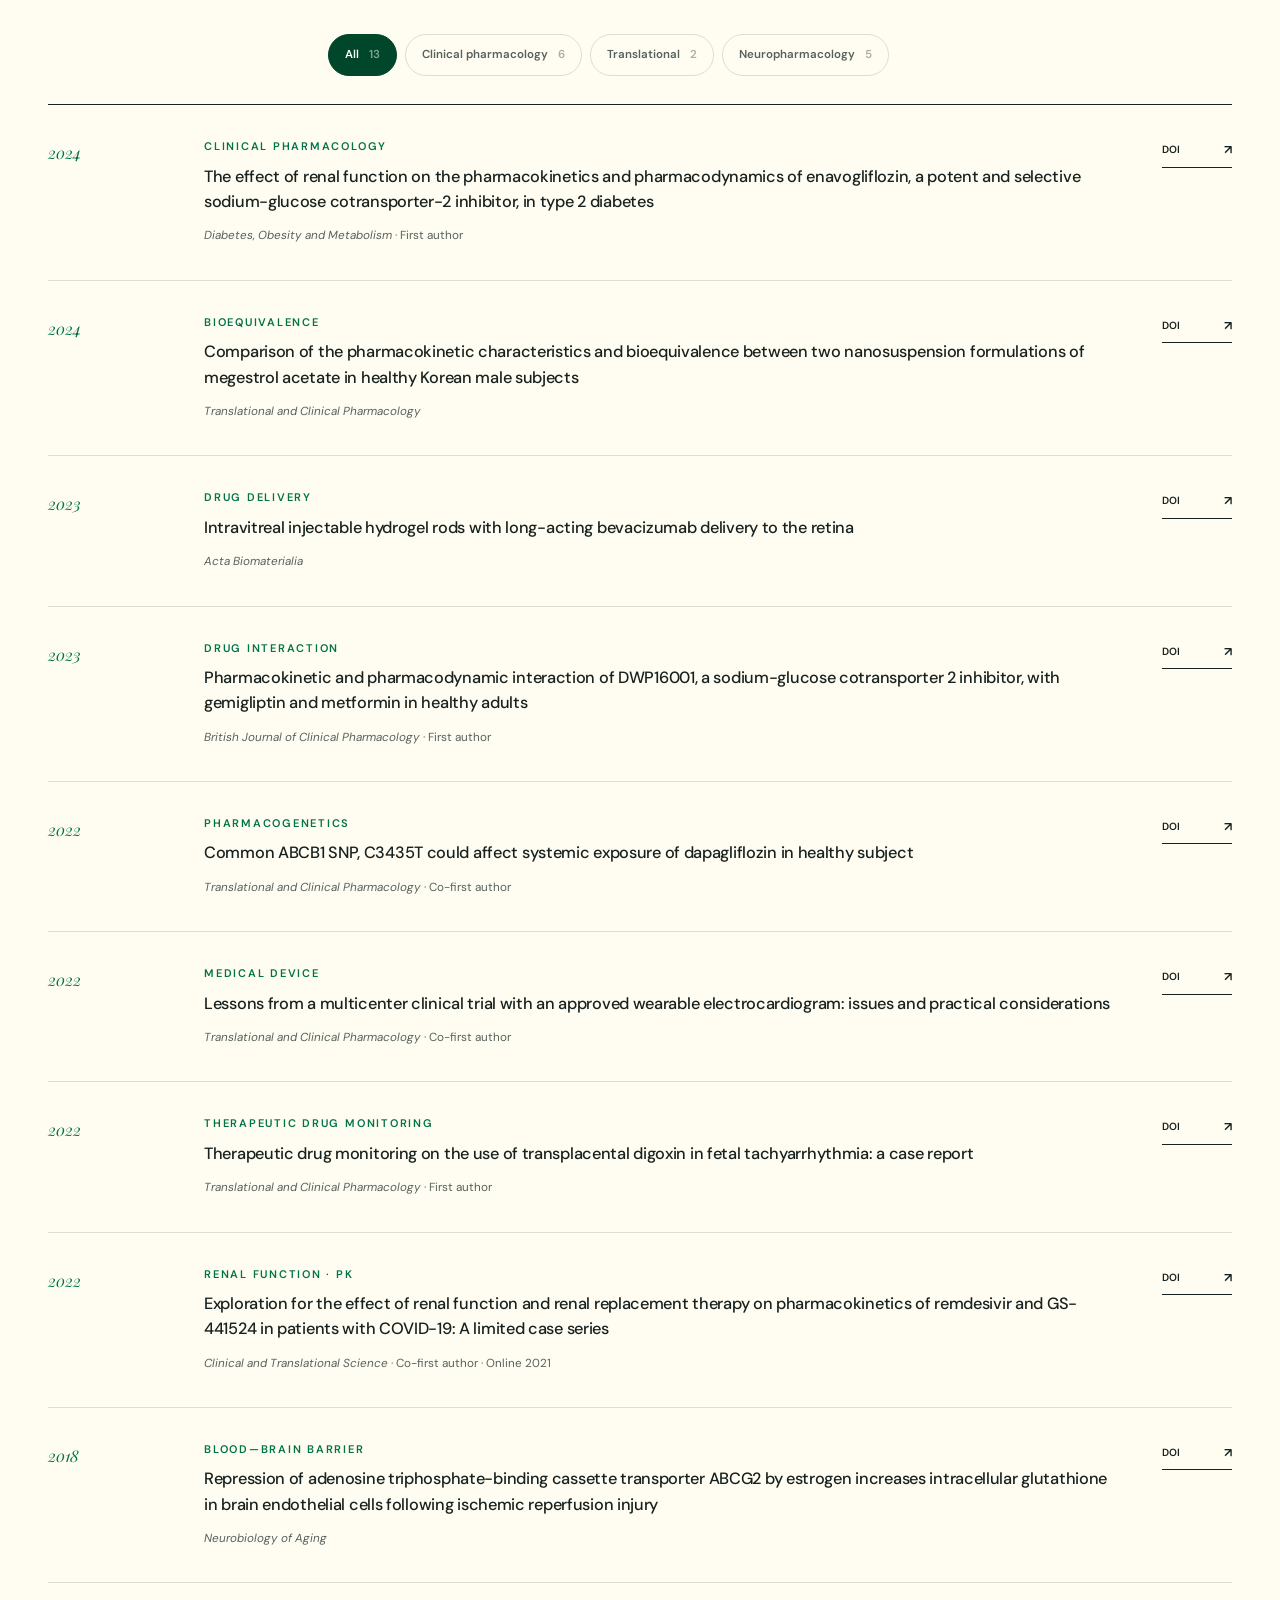
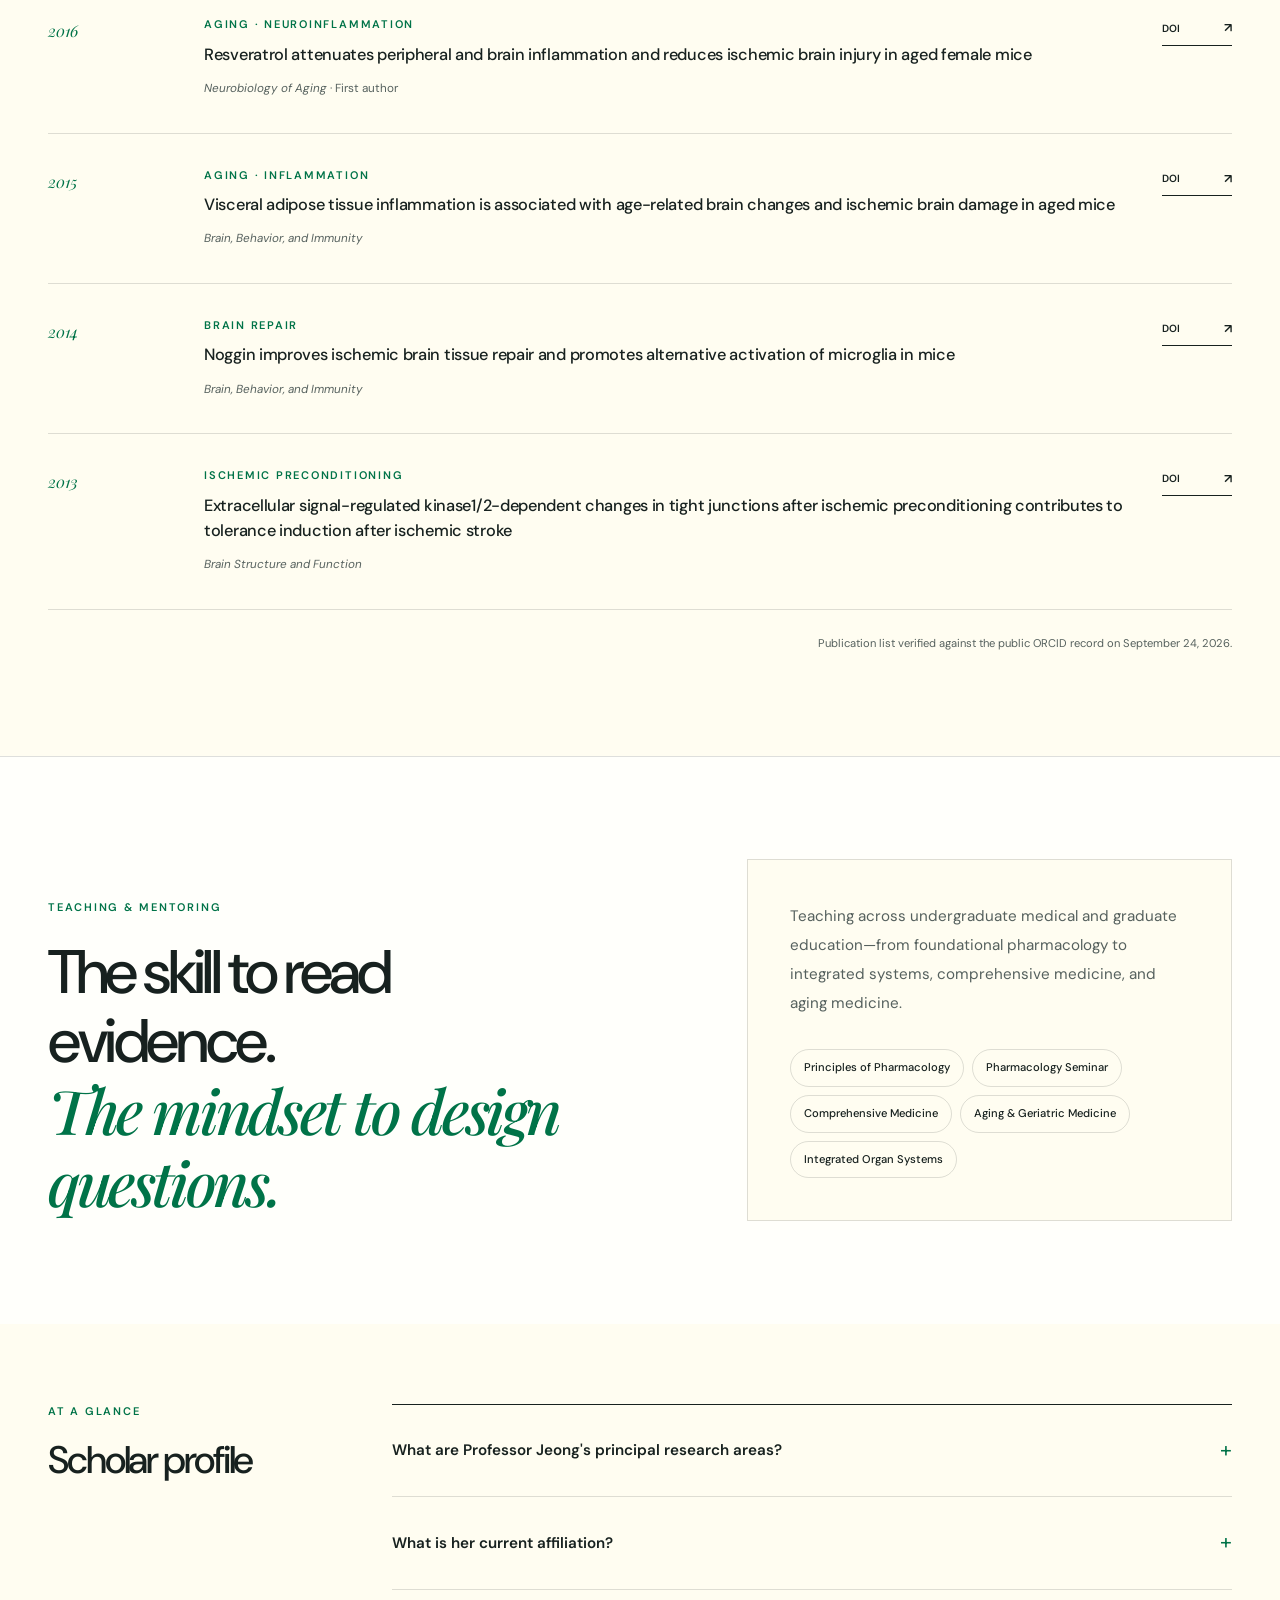
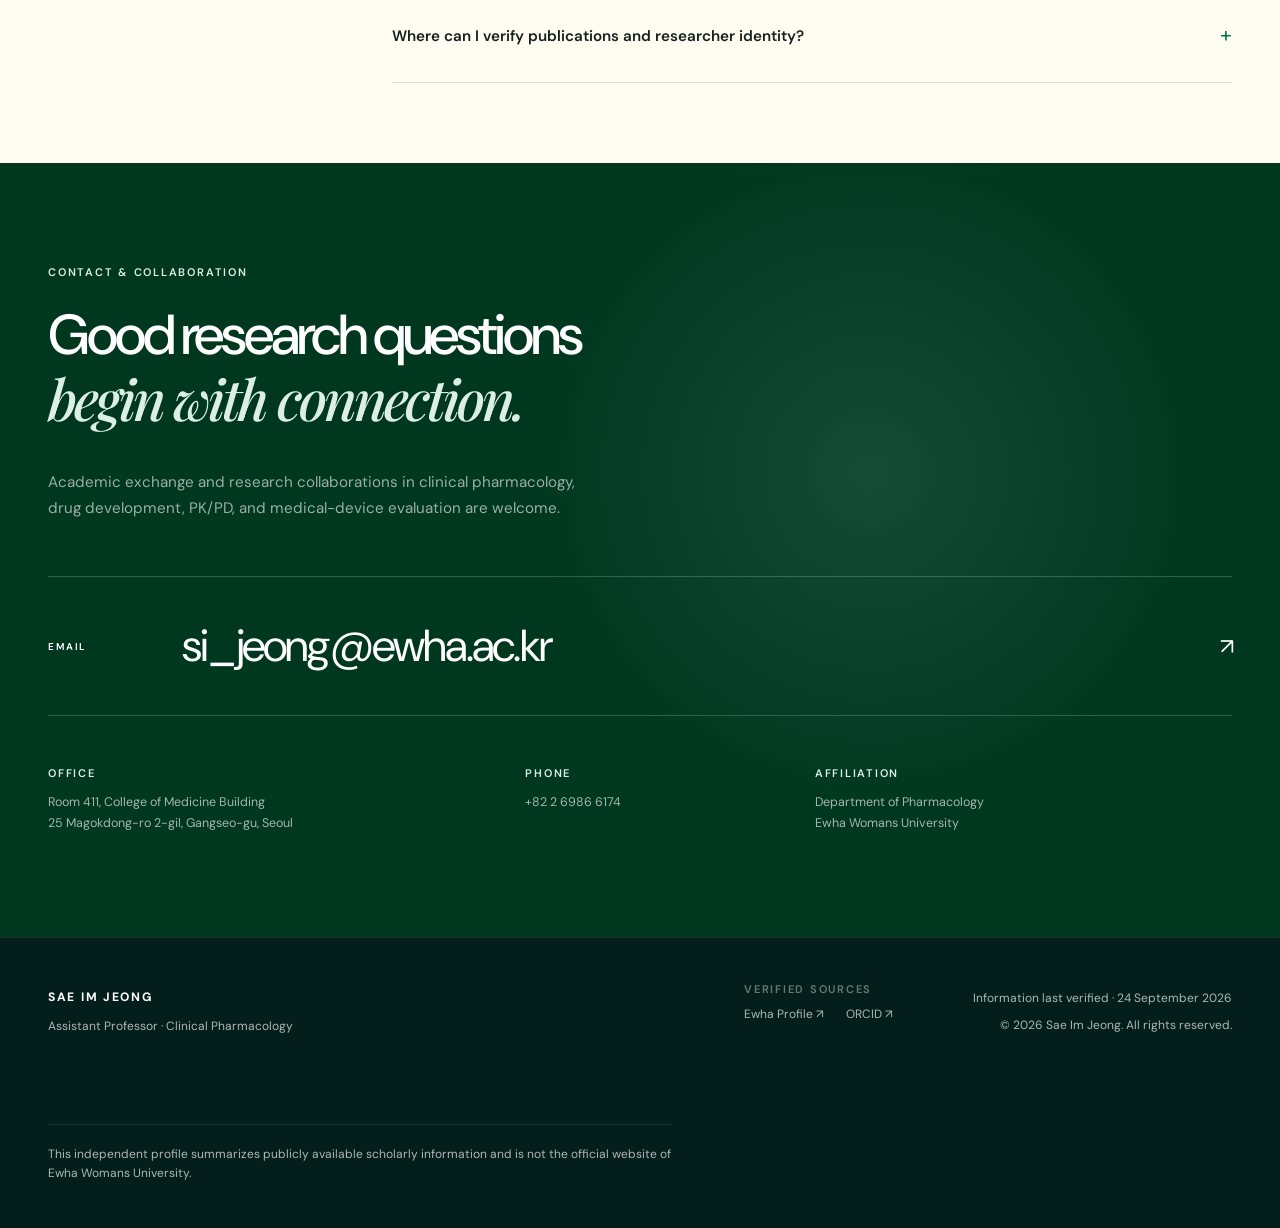
<file: en/index.html>
<!doctype html>
<html lang="en">
  <head>
    <meta charset="UTF-8" />
    <meta name="viewport" content="width=device-width, initial-scale=1.0" />
    <title>Professor Sae Im Jeong | Clinical Pharmacology | Ewha Womans University</title>
    <meta
      name="description"
      content="Academic profile of Professor Sae Im Jeong at Ewha Womans University College of Medicine, featuring research in clinical study design, pharmacokinetics, pharmacodynamics, precision therapeutics, and drug and medical-device development."
    />
    <meta name="author" content="Sae Im Jeong" />
    <meta name="robots" content="index, follow, max-image-preview:large, max-snippet:-1, max-video-preview:-1" />
    <meta name="theme-color" content="#00462a" />
    <link rel="canonical" href="https://saeim-jeong-profile.vercel.app/en/" />
    <link rel="alternate" hreflang="ko" href="https://saeim-jeong-profile.vercel.app/" />
    <link rel="alternate" hreflang="en" href="https://saeim-jeong-profile.vercel.app/en/" />
    <link rel="alternate" hreflang="x-default" href="https://saeim-jeong-profile.vercel.app/" />
    <link rel="describedby" href="https://saeim-jeong-profile.vercel.app/llms.txt" />
    <link rel="icon" href="/assets/favicon.svg" type="image/svg+xml" />
    <link rel="manifest" href="/manifest.webmanifest" />
    <link rel="preconnect" href="https://fonts.googleapis.com" />
    <link rel="preconnect" href="https://fonts.gstatic.com" crossorigin />
    <link
      href="https://fonts.googleapis.com/css2?family=DM+Sans:wght@400;500;600&family=Noto+Sans+KR:wght@400;500;600;700&family=Noto+Serif+KR:wght@400;500;600&family=Playfair+Display:ital,wght@0,500;1,500&display=swap"
      rel="stylesheet"
    />

    <meta property="og:type" content="profile" />
    <meta property="og:locale" content="en_US" />
    <meta property="og:locale:alternate" content="ko_KR" />
    <meta property="og:title" content="Professor Sae Im Jeong | Clinical Pharmacology" />
    <meta
      property="og:description"
      content="From quantitative pharmacology to better therapeutic decisions — explore the research and publications of Professor Sae Im Jeong."
    />
    <meta property="og:url" content="https://saeim-jeong-profile.vercel.app/en/" />
    <meta property="og:site_name" content="Sae Im Jeong · Academic Profile" />
    <meta
      property="og:image"
      content="https://saeim-jeong-profile.vercel.app/assets/og-saeim-jeong.png"
    />
    <meta property="og:image:width" content="1200" />
    <meta property="og:image:height" content="630" />
    <meta property="og:image:alt" content="Portrait of Professor Sae Im Jeong" />
    <meta name="twitter:card" content="summary_large_image" />
    <meta name="twitter:title" content="Professor Sae Im Jeong | Clinical Pharmacology" />
    <meta name="twitter:description" content="Clinical study design, PK/PD, precision therapeutics, and translational development." />
    <meta
      name="twitter:image"
      content="https://saeim-jeong-profile.vercel.app/assets/og-saeim-jeong.png"
    />
    <meta name="twitter:image:alt" content="Portrait of Professor Sae Im Jeong" />

    <link rel="stylesheet" href="/assets/styles.css?v=2" />
    <script>document.documentElement.classList.add("js")</script>

    <script type="application/ld+json">
      {
        "@context": "https://schema.org",
        "@graph": [
          {
            "@type": "ProfilePage",
            "@id": "https://saeim-jeong-profile.vercel.app/en/#profile",
            "url": "https://saeim-jeong-profile.vercel.app/en/",
            "name": "Professor Sae Im Jeong | Clinical Pharmacology",
            "description": "Academic profile of Professor Sae Im Jeong, a clinical pharmacologist at Ewha Womans University College of Medicine.",
            "inLanguage": "en-US",
            "dateModified": "2026-09-24",
            "mainEntity": { "@id": "https://saeim-jeong-profile.vercel.app/#sae-im-jeong" },
            "isPartOf": { "@id": "https://saeim-jeong-profile.vercel.app/#website" },
            "hasPart": [
              { "@id": "https://doi.org/10.1111/dom.15573" },
              { "@id": "https://doi.org/10.12793/tcp.2022.30.e7" },
              { "@id": "https://doi.org/10.1016/j.neurobiolaging.2016.04.007" }
            ]
          },
          {
            "@type": "WebSite",
            "@id": "https://saeim-jeong-profile.vercel.app/#website",
            "url": "https://saeim-jeong-profile.vercel.app/",
            "name": "Sae Im Jeong · Academic Profile",
            "inLanguage": ["ko-KR", "en-US"]
          },
          {
            "@type": "Person",
            "@id": "https://saeim-jeong-profile.vercel.app/#sae-im-jeong",
            "name": "Sae Im Jeong",
            "alternateName": ["정새임", "Jeong Sae Im", "S. I. Jeong"],
            "jobTitle": "Assistant Professor",
            "description": "Clinical pharmacologist studying clinical trial design, pharmacokinetics, pharmacodynamics, precision therapeutics, and translational drug and medical-device development.",
            "email": "mailto:si_jeong@ewha.ac.kr",
            "image": "https://saeim-jeong-profile.vercel.app/assets/professor-saeim-jeong.jpg",
            "url": "https://saeim-jeong-profile.vercel.app/en/",
            "identifier": {
              "@type": "PropertyValue",
              "propertyID": "ORCID",
              "value": "0000-0002-5299-4305"
            },
            "affiliation": {
              "@type": "CollegeOrUniversity",
              "name": "Ewha Womans University College of Medicine",
              "url": "https://www.ewhamed.ac.kr/"
            },
            "worksFor": {
              "@type": "Organization",
              "name": "Department of Pharmacology, Ewha Womans University College of Medicine",
              "url": "https://ged.ewha.ac.kr/ewhamed/intro/pharmacology-class.do"
            },
            "knowsAbout": [
              "Clinical pharmacology",
              "Pharmacokinetics and pharmacodynamics",
              "Clinical study design",
              "Precision therapeutics",
              "Drug and medical-device development",
              "Neurovascular pharmacology"
            ],
            "sameAs": [
              "https://orcid.org/0000-0002-5299-4305",
              "https://www.ewha.ac.kr/ewha/professor/info.do?mode=view&pId=E3cx%2F6sqmNAPai1gorFJhQ%3D%3D"
            ]
          },
          {
            "@type": "ScholarlyArticle",
            "@id": "https://doi.org/10.1111/dom.15573",
            "name": "The effect of renal function on the pharmacokinetics and pharmacodynamics of enavogliflozin, a potent and selective sodium-glucose cotransporter-2 inhibitor, in type 2 diabetes",
            "datePublished": "2024",
            "author": { "@id": "https://saeim-jeong-profile.vercel.app/#sae-im-jeong" },
            "isPartOf": { "@type": "Periodical", "name": "Diabetes, Obesity and Metabolism" },
            "identifier": [
              { "@type": "PropertyValue", "propertyID": "DOI", "value": "10.1111/dom.15573" },
              { "@type": "PropertyValue", "propertyID": "PMID", "value": "38618974" }
            ],
            "url": "https://doi.org/10.1111/dom.15573",
            "sameAs": "https://pubmed.ncbi.nlm.nih.gov/38618974/"
          }
        ]
      }
    </script>
  </head>
  <body>
    <a class="skip-link" href="#main">Skip to content</a>

    <header class="site-header" data-header>
      <a class="brand" href="#top" aria-label="Professor Sae Im Jeong home">
        <span class="brand-mark" aria-hidden="true">SIJ</span>
        <span class="brand-text">
          <strong>SAE IM JEONG</strong>
          <small>CLINICAL PHARMACOLOGY</small>
        </span>
      </a>

      <button class="menu-toggle" type="button" aria-expanded="false" aria-controls="site-nav">
        <span></span><span></span><span></span>
        <span class="sr-only">Open menu</span>
      </button>

      <nav class="site-nav" id="site-nav" aria-label="Primary navigation">
        <a href="#about">About</a>
        <a href="#research">Research</a>
        <a href="#publications">Publications</a>
        <a href="#contact">Contact</a>
      </nav>

      <div class="language-tabs" aria-label="Language selection">
        <a href="/" lang="ko">KR</a>
        <a class="is-active" href="/en/" lang="en" aria-current="page">EN</a>
      </div>
    </header>

    <main id="main">
      <section class="hero" id="top" aria-labelledby="hero-title">
        <div class="hero-orbit orbit-one" aria-hidden="true"></div>
        <div class="hero-orbit orbit-two" aria-hidden="true"></div>
        <div class="hero-content shell">
          <div class="hero-copy" data-reveal>
            <p class="eyebrow"><span></span> EWHA WOMANS UNIVERSITY · COLLEGE OF MEDICINE</p>
            <h1 id="hero-title">
              <span class="hero-name">PROFESSOR SAE IM JEONG · CLINICAL PHARMACOLOGY</span>
              From quantitative pharmacology<br />
              to better <em>therapeutic decisions.</em>
            </h1>
            <p class="hero-lead">
              Designing stronger evidence through clinical study design and PK/PD analysis—then translating it into therapies that fit the patient.
            </p>
            <div class="hero-actions">
              <a class="button button-light" href="#research">Explore the research <span>↘</span></a>
              <a class="text-link light" href="#publications">View 13 ORCID-listed works <span>→</span></a>
            </div>
          </div>

          <div class="hero-portrait" data-reveal data-delay="120">
            <div class="portrait-frame">
              <img
                src="/assets/professor-saeim-jeong.jpg"
                alt="Portrait of Professor Sae Im Jeong"
                width="1152"
                height="1400"
                fetchpriority="high"
              />
              <div class="portrait-label">
                <span>01</span>
                <p><strong>Sae Im Jeong</strong><br />Assistant Professor<br />Clinical Pharmacology</p>
              </div>
            </div>
            <div class="portrait-seal" aria-hidden="true">
              <svg viewBox="0 0 120 120" role="img">
                <defs>
                  <path id="sealPathEn" d="M60,60 m-42,0 a42,42 0 1,1 84,0 a42,42 0 1,1 -84,0" />
                </defs>
                <text>
                  <textPath href="#sealPathEn">EVIDENCE · PRECISION · TRANSLATION · </textPath>
                </text>
                <circle cx="60" cy="60" r="4"></circle>
              </svg>
            </div>
          </div>
        </div>

        <div class="hero-metrics shell" aria-label="Research profile summary">
          <div><strong>13</strong><span>ORCID-listed works</span></div>
          <div><strong>2013—24</strong><span>Publication record</span></div>
          <div><strong>04</strong><span>Research pillars</span></div>
          <div class="hero-affiliation">
            <span class="pulse" aria-hidden="true"></span>
            <p>Department of Pharmacology<br />Ewha Womans University · Seoul</p>
          </div>
        </div>
      </section>

      <section class="intro section" id="about">
        <div class="shell intro-grid">
          <div class="section-index" data-reveal>
            <span>01</span>
            <p>PROFILE<br />ABOUT</p>
          </div>
          <div class="intro-copy" data-reveal>
            <p class="kicker">MECHANISM TO MEDICINE</p>
            <h2>
              Beyond mechanism,<br />
              toward <em>evidence that reaches patients.</em>
            </h2>
            <div class="intro-body">
              <p>
                Sae Im Jeong is an Assistant Professor in the Department of Pharmacology at Ewha Womans University College of Medicine. Her research combines clinical study design with pharmacokinetic and pharmacodynamic analysis to determine how renal function, genetic variation, and combination therapy shape drug exposure and response.
              </p>
              <p>
                Beginning with studies of aging, inflammation, the blood–brain barrier, and ischemic brain injury, her work has expanded into quantitative clinical pharmacology, sustained drug delivery, and clinical evaluation of wearable medical devices. A single aim connects the portfolio: enabling more precise therapeutic decisions.
              </p>
            </div>
            <div class="profile-links">
              <a href="https://orcid.org/0000-0002-5299-4305" target="_blank" rel="noreferrer">
                <span>ORCID</span> 0000-0002-5299-4305 <b>↗</b>
              </a>
              <a
                href="https://www.ewha.ac.kr/ewha/professor/info.do?mode=view&amp;pId=E3cx%2F6sqmNAPai1gorFJhQ%3D%3D"
                target="_blank"
                rel="noreferrer"
              >
                <span>EWHA</span> Official faculty profile <b>↗</b>
              </a>
            </div>
          </div>
        </div>
      </section>

      <section class="research section" id="research" aria-labelledby="research-title">
        <div class="shell">
          <div class="section-heading" data-reveal>
            <div class="section-index inverse">
              <span>02</span>
              <p>RESEARCH<br />FOCUS</p>
            </div>
            <div>
              <p class="kicker light-kicker">RESEARCH FRAMEWORK</p>
              <h2 id="research-title">Measure. Interpret.<br /><em>Translate to care.</em></h2>
            </div>
            <p class="section-summary">
              From molecular mechanisms to real-world development, quantitative analysis and translational thinking form one connected research continuum.
            </p>
          </div>

          <div class="research-grid">
            <article class="research-card featured" data-reveal>
              <div class="card-visual pk-visual" aria-hidden="true">
                <svg viewBox="0 0 360 190">
                  <path class="axis" d="M26 154H334M34 22V158" />
                  <path class="curve curve-a" d="M35 151C73 148 79 42 126 45S174 118 218 128s75 12 110 13" />
                  <path class="curve curve-b" d="M35 151C62 149 84 73 123 72s63 43 99 54 70 13 106 15" />
                  <circle cx="126" cy="45" r="5" />
                  <circle cx="123" cy="72" r="5" />
                </svg>
                <span>PK / PD</span>
              </div>
              <div class="card-number">01</div>
              <h3>Quantitative Clinical Pharmacology</h3>
              <p>Clinical study design and quantitative evaluation of PK/PD, drug interactions, and bioequivalence.</p>
              <ul>
                <li>Clinical study design</li>
                <li>Pharmacokinetics / dynamics</li>
                <li>Bioequivalence</li>
              </ul>
            </article>

            <article class="research-card" data-reveal data-delay="60">
              <div class="card-number">02</div>
              <div class="mini-icon genome-icon" aria-hidden="true"><i></i><i></i><i></i></div>
              <h3>Precision Therapeutics</h3>
              <p>Translating renal function, genetic variation, and therapeutic drug monitoring into individual treatment decisions.</p>
              <span class="card-tag">PRECISION THERAPEUTICS</span>
            </article>

            <article class="research-card" data-reveal data-delay="120">
              <div class="card-number">03</div>
              <div class="mini-icon device-icon" aria-hidden="true"><i></i><i></i></div>
              <h3>Translational Drug &amp; Device Development</h3>
              <p>Long-acting delivery, wearable-device validation, and experimental methods for ex vivo drug evaluation.</p>
              <span class="card-tag">TRANSLATIONAL DEVELOPMENT</span>
            </article>

            <article class="research-card" data-reveal data-delay="180">
              <div class="card-number">04</div>
              <div class="mini-icon neuro-icon" aria-hidden="true"><i></i><i></i><i></i></div>
              <h3>Neurovascular Pharmacology</h3>
              <p>Mechanisms of ischemic brain injury, blood–brain-barrier regulation, aging, and neuroinflammation.</p>
              <span class="card-tag">NEUROVASCULAR PHARMACOLOGY</span>
            </article>
          </div>
        </div>
      </section>

      <section class="journey section" aria-labelledby="journey-title">
        <div class="shell journey-grid">
          <div class="journey-title-wrap" data-reveal>
            <div class="section-index">
              <span>03</span>
              <p>JOURNEY<br />TRAJECTORY</p>
            </div>
            <p class="kicker">A CONTINUUM OF EVIDENCE</p>
            <h2 id="journey-title">From mechanism to clinic,<br /><em>one question in depth.</em></h2>
          </div>
          <div class="timeline" data-reveal>
            <article class="timeline-item">
              <div class="timeline-year">2013—2018</div>
              <div>
                <h3>Neurovascular mechanisms</h3>
                <p>Research at Ewha on cerebral ischemia, aging and inflammation, the blood–brain barrier, and biological mechanisms of tissue repair.</p>
              </div>
            </article>
            <article class="timeline-item">
              <div class="timeline-year">2021—2024</div>
              <div>
                <h3>Expansion into quantitative clinical pharmacology</h3>
                <p>Studies of renal function and drug exposure, SGLT2-inhibitor PK/PD, pharmacogenetics, therapeutic drug monitoring, medical devices, and long-acting delivery.</p>
              </div>
            </article>
            <article class="timeline-item current">
              <div class="timeline-year">2026—Present</div>
              <div>
                <h3>Ewha Womans University College of Medicine</h3>
                <p>Research and teaching as Assistant Professor of Pharmacology, connecting drug and device development with precision pharmacotherapy and ex vivo evaluation.</p>
              </div>
            </article>
          </div>
        </div>
      </section>

      <section class="selected-works section" aria-labelledby="selected-title">
        <div class="shell">
          <div class="works-heading" data-reveal>
            <div>
              <p class="kicker">SELECTED WORKS</p>
              <h2 id="selected-title">Research highlights</h2>
            </div>
            <p>A selection of clinical studies that turned important questions into quantitative evidence, alongside mechanistic work that shaped the current program.</p>
          </div>
          <div class="selected-grid">
            <a class="work-card hero-work" href="https://doi.org/10.1111/dom.15573" target="_blank" rel="noreferrer" data-reveal>
              <div class="work-meta"><span>2024 · FIRST AUTHOR</span><b>↗</b></div>
              <h3>Renal function and the PK/PD of enavogliflozin</h3>
              <p>A clinical trial found comparable systemic exposure across renal-function strata while the glucosuric response declined with renal impairment.</p>
              <small>Diabetes, Obesity and Metabolism · 10.1111/dom.15573</small>
            </a>
            <a class="work-card" href="https://doi.org/10.12793/tcp.2022.30.e7" target="_blank" rel="noreferrer" data-reveal data-delay="80">
              <div class="work-meta"><span>2022 · CO-FIRST AUTHOR</span><b>↗</b></div>
              <h3>Inside a multicenter wearable-ECG trial</h3>
              <p>A two-center study quantified missing data and site-level variation, highlighting the need for standardization and artifact mitigation.</p>
              <small>Translational and Clinical Pharmacology</small>
            </a>
            <a class="work-card" href="https://doi.org/10.1016/j.neurobiolaging.2016.04.007" target="_blank" rel="noreferrer" data-reveal data-delay="160">
              <div class="work-meta"><span>2016 · FIRST AUTHOR</span><b>↗</b></div>
              <h3>Aging, inflammation, and ischemic brain injury</h3>
              <p>Resveratrol reduced visceral and brain inflammation, infarct size, and neurological injury in aged female mice.</p>
              <small>Neurobiology of Aging</small>
            </a>
          </div>
        </div>
      </section>

      <section class="publications section" id="publications" aria-labelledby="publications-title">
        <div class="shell">
          <div class="publication-heading" data-reveal>
            <div class="section-index">
              <span>04</span>
              <p>PUBLICATIONS<br />INDEX</p>
            </div>
            <div>
              <p class="kicker">PUBLICATION INDEX</p>
              <h2 id="publications-title">Research works <sup>13</sup></h2>
            </div>
            <a class="text-link" href="https://orcid.org/0000-0002-5299-4305" target="_blank" rel="noreferrer">View ORCID record <span>↗</span></a>
          </div>

          <div class="publication-controls" data-reveal role="group" aria-label="Filter publications by area">
            <button type="button" class="filter is-active" data-filter="all">All <span>13</span></button>
            <button type="button" class="filter" data-filter="clinical">Clinical pharmacology <span>6</span></button>
            <button type="button" class="filter" data-filter="translational">Translational <span>2</span></button>
            <button type="button" class="filter" data-filter="neuro">Neuropharmacology <span>5</span></button>
          </div>

          <div class="publication-list" data-publication-list>
            <article class="publication-item" data-category="clinical" data-year="2024">
              <div class="publication-year">2024</div>
              <div class="publication-main"><span class="publication-tag">CLINICAL PHARMACOLOGY</span><h3>The effect of renal function on the pharmacokinetics and pharmacodynamics of enavogliflozin, a potent and selective sodium-glucose cotransporter-2 inhibitor, in type 2 diabetes</h3><p><em>Diabetes, Obesity and Metabolism</em> · First author</p></div>
              <a href="https://doi.org/10.1111/dom.15573" target="_blank" rel="noreferrer" aria-label="Open DOI for the enavogliflozin renal-function study">DOI <span>↗</span></a>
            </article>
            <article class="publication-item" data-category="clinical" data-year="2024">
              <div class="publication-year">2024</div>
              <div class="publication-main"><span class="publication-tag">BIOEQUIVALENCE</span><h3>Comparison of the pharmacokinetic characteristics and bioequivalence between two nanosuspension formulations of megestrol acetate in healthy Korean male subjects</h3><p><em>Translational and Clinical Pharmacology</em></p></div>
              <a href="https://doi.org/10.12793/tcp.2024.32.e6" target="_blank" rel="noreferrer" aria-label="Open DOI for the megestrol acetate bioequivalence study">DOI <span>↗</span></a>
            </article>
            <article class="publication-item" data-category="translational" data-year="2023">
              <div class="publication-year">2023</div>
              <div class="publication-main"><span class="publication-tag">DRUG DELIVERY</span><h3>Intravitreal injectable hydrogel rods with long-acting bevacizumab delivery to the retina</h3><p><em>Acta Biomaterialia</em></p></div>
              <a href="https://doi.org/10.1016/j.actbio.2023.09.025" target="_blank" rel="noreferrer" aria-label="Open DOI for the bevacizumab hydrogel drug-delivery study">DOI <span>↗</span></a>
            </article>
            <article class="publication-item" data-category="clinical" data-year="2023">
              <div class="publication-year">2023</div>
              <div class="publication-main"><span class="publication-tag">DRUG INTERACTION</span><h3>Pharmacokinetic and pharmacodynamic interaction of DWP16001, a sodium-glucose cotransporter 2 inhibitor, with gemigliptin and metformin in healthy adults</h3><p><em>British Journal of Clinical Pharmacology</em> · First author</p></div>
              <a href="https://doi.org/10.1111/bcp.15632" target="_blank" rel="noreferrer" aria-label="Open DOI for the DWP16001 drug-interaction study">DOI <span>↗</span></a>
            </article>
            <article class="publication-item" data-category="clinical" data-year="2022">
              <div class="publication-year">2022</div>
              <div class="publication-main"><span class="publication-tag">PHARMACOGENETICS</span><h3>Common ABCB1 SNP, C3435T could affect systemic exposure of dapagliflozin in healthy subject</h3><p><em>Translational and Clinical Pharmacology</em> · Co-first author</p></div>
              <a href="https://doi.org/10.12793/tcp.2022.30.e23" target="_blank" rel="noreferrer" aria-label="Open DOI for the ABCB1 pharmacogenetic study">DOI <span>↗</span></a>
            </article>
            <article class="publication-item" data-category="translational" data-year="2022">
              <div class="publication-year">2022</div>
              <div class="publication-main"><span class="publication-tag">MEDICAL DEVICE</span><h3>Lessons from a multicenter clinical trial with an approved wearable electrocardiogram: issues and practical considerations</h3><p><em>Translational and Clinical Pharmacology</em> · Co-first author</p></div>
              <a href="https://doi.org/10.12793/tcp.2022.30.e7" target="_blank" rel="noreferrer" aria-label="Open DOI for the wearable ECG trial study">DOI <span>↗</span></a>
            </article>
            <article class="publication-item" data-category="clinical" data-year="2022">
              <div class="publication-year">2022</div>
              <div class="publication-main"><span class="publication-tag">THERAPEUTIC DRUG MONITORING</span><h3>Therapeutic drug monitoring on the use of transplacental digoxin in fetal tachyarrhythmia: a case report</h3><p><em>Translational and Clinical Pharmacology</em> · First author</p></div>
              <a href="https://doi.org/10.12793/tcp.2022.30.e11" target="_blank" rel="noreferrer" aria-label="Open DOI for the digoxin therapeutic-drug-monitoring case report">DOI <span>↗</span></a>
            </article>
            <article class="publication-item" data-category="clinical" data-year="2022">
              <div class="publication-year">2022</div>
              <div class="publication-main"><span class="publication-tag">RENAL FUNCTION · PK</span><h3>Exploration for the effect of renal function and renal replacement therapy on pharmacokinetics of remdesivir and GS-441524 in patients with COVID-19: A limited case series</h3><p><em>Clinical and Translational Science</em> · Co-first author · Online 2021</p></div>
              <a href="https://doi.org/10.1111/cts.13194" target="_blank" rel="noreferrer" aria-label="Open DOI for the remdesivir pharmacokinetic study">DOI <span>↗</span></a>
            </article>
            <article class="publication-item" data-category="neuro" data-year="2018">
              <div class="publication-year">2018</div>
              <div class="publication-main"><span class="publication-tag">BLOOD—BRAIN BARRIER</span><h3>Repression of adenosine triphosphate-binding cassette transporter ABCG2 by estrogen increases intracellular glutathione in brain endothelial cells following ischemic reperfusion injury</h3><p><em>Neurobiology of Aging</em></p></div>
              <a href="https://doi.org/10.1016/j.neurobiolaging.2018.02.020" target="_blank" rel="noreferrer" aria-label="Open DOI for the ABCG2 brain-endothelial study">DOI <span>↗</span></a>
            </article>
            <article class="publication-item" data-category="neuro" data-year="2016">
              <div class="publication-year">2016</div>
              <div class="publication-main"><span class="publication-tag">AGING · NEUROINFLAMMATION</span><h3>Resveratrol attenuates peripheral and brain inflammation and reduces ischemic brain injury in aged female mice</h3><p><em>Neurobiology of Aging</em> · First author</p></div>
              <a href="https://doi.org/10.1016/j.neurobiolaging.2016.04.007" target="_blank" rel="noreferrer" aria-label="Open DOI for the resveratrol ischemic-brain-injury study">DOI <span>↗</span></a>
            </article>
            <article class="publication-item" data-category="neuro" data-year="2015">
              <div class="publication-year">2015</div>
              <div class="publication-main"><span class="publication-tag">AGING · INFLAMMATION</span><h3>Visceral adipose tissue inflammation is associated with age-related brain changes and ischemic brain damage in aged mice</h3><p><em>Brain, Behavior, and Immunity</em></p></div>
              <a href="https://doi.org/10.1016/j.bbi.2015.07.008" target="_blank" rel="noreferrer" aria-label="Open DOI for the visceral-adipose inflammation study">DOI <span>↗</span></a>
            </article>
            <article class="publication-item" data-category="neuro" data-year="2014">
              <div class="publication-year">2014</div>
              <div class="publication-main"><span class="publication-tag">BRAIN REPAIR</span><h3>Noggin improves ischemic brain tissue repair and promotes alternative activation of microglia in mice</h3><p><em>Brain, Behavior, and Immunity</em></p></div>
              <a href="https://doi.org/10.1016/j.bbi.2014.03.013" target="_blank" rel="noreferrer" aria-label="Open DOI for the Noggin brain-tissue-repair study">DOI <span>↗</span></a>
            </article>
            <article class="publication-item" data-category="neuro" data-year="2013">
              <div class="publication-year">2013</div>
              <div class="publication-main"><span class="publication-tag">ISCHEMIC PRECONDITIONING</span><h3>Extracellular signal-regulated kinase1/2-dependent changes in tight junctions after ischemic preconditioning contributes to tolerance induction after ischemic stroke</h3><p><em>Brain Structure and Function</em></p></div>
              <a href="https://doi.org/10.1007/s00429-013-0632-5" target="_blank" rel="noreferrer" aria-label="Open DOI for the ischemic-preconditioning study">DOI <span>↗</span></a>
            </article>
          </div>
          <p class="publication-note">Publication list verified against the public ORCID record on September 24, 2026.</p>
        </div>
      </section>

      <section class="teaching section" aria-labelledby="teaching-title">
        <div class="shell teaching-grid">
          <div data-reveal>
            <p class="kicker">TEACHING &amp; MENTORING</p>
            <h2 id="teaching-title">The skill to read evidence.<br /><em>The mindset to design questions.</em></h2>
          </div>
          <div class="teaching-panel" data-reveal>
            <p>Teaching across undergraduate medical and graduate education—from foundational pharmacology to integrated systems, comprehensive medicine, and aging medicine.</p>
            <div class="course-list" aria-label="Selected courses">
              <span>Principles of Pharmacology</span>
              <span>Pharmacology Seminar</span>
              <span>Comprehensive Medicine</span>
              <span>Aging &amp; Geriatric Medicine</span>
              <span>Integrated Organ Systems</span>
            </div>
          </div>
        </div>
      </section>

      <section class="faq section" aria-labelledby="faq-title">
        <div class="shell faq-grid">
          <div data-reveal>
            <p class="kicker">AT A GLANCE</p>
            <h2 id="faq-title">Scholar profile</h2>
          </div>
          <div class="faq-list" data-reveal>
            <details>
              <summary>What are Professor Jeong's principal research areas?<span>+</span></summary>
              <p>Clinical study design, PK/PD analysis, precision pharmacotherapy, drug and medical-device development, and experimental methods for ex vivo drug evaluation.</p>
            </details>
            <details>
              <summary>What is her current affiliation?<span>+</span></summary>
              <p>Assistant Professor in the Department of Pharmacology at Ewha Womans University College of Medicine, specializing in clinical pharmacology.</p>
            </details>
            <details>
              <summary>Where can I verify publications and researcher identity?<span>+</span></summary>
              <p>Use the DOI links attached to each paper and ORCID identifier 0000-0002-5299-4305.</p>
            </details>
          </div>
        </div>
      </section>

      <section class="contact section" id="contact" aria-labelledby="contact-title">
        <div class="contact-orbit" aria-hidden="true"></div>
        <div class="shell contact-inner" data-reveal>
          <p class="kicker light-kicker">CONTACT &amp; COLLABORATION</p>
          <h2 id="contact-title">Good research questions<br /><em>begin with connection.</em></h2>
          <p>Academic exchange and research collaborations in clinical pharmacology, drug development, PK/PD, and medical-device evaluation are welcome.</p>
          <a class="contact-email" href="mailto:si_jeong@ewha.ac.kr">
            <span>EMAIL</span>
            si_jeong@ewha.ac.kr
            <b>↗</b>
          </a>
          <div class="contact-details">
            <div><span>OFFICE</span><p>Room 411, College of Medicine Building<br />25 Magokdong-ro 2-gil, Gangseo-gu, Seoul</p></div>
            <div><span>PHONE</span><p><a href="tel:+82269866174">+82 2 6986 6174</a></p></div>
            <div><span>AFFILIATION</span><p>Department of Pharmacology<br />Ewha Womans University</p></div>
          </div>
        </div>
      </section>
    </main>

    <footer class="site-footer">
      <div class="shell footer-grid">
        <div>
          <strong>SAE IM JEONG</strong>
          <p>Assistant Professor · Clinical Pharmacology</p>
        </div>
        <div class="footer-sources">
          <span>VERIFIED SOURCES</span>
          <a href="https://www.ewha.ac.kr/ewha/professor/info.do?mode=view&amp;pId=E3cx%2F6sqmNAPai1gorFJhQ%3D%3D" target="_blank" rel="noreferrer">Ewha Profile ↗</a>
          <a href="https://orcid.org/0000-0002-5299-4305" target="_blank" rel="noreferrer">ORCID ↗</a>
        </div>
        <div class="footer-meta">
          <p>Information last verified · 24 September 2026</p>
          <p>© <span data-year></span> Sae Im Jeong. All rights reserved.</p>
        </div>
        <p class="footer-disclaimer">This independent profile summarizes publicly available scholarly information and is not the official website of Ewha Womans University.</p>
      </div>
    </footer>

    <button class="back-to-top" type="button" aria-label="Back to top">↑</button>
    <script src="/assets/app.js" defer></script>
  </body>
</html>
</file>
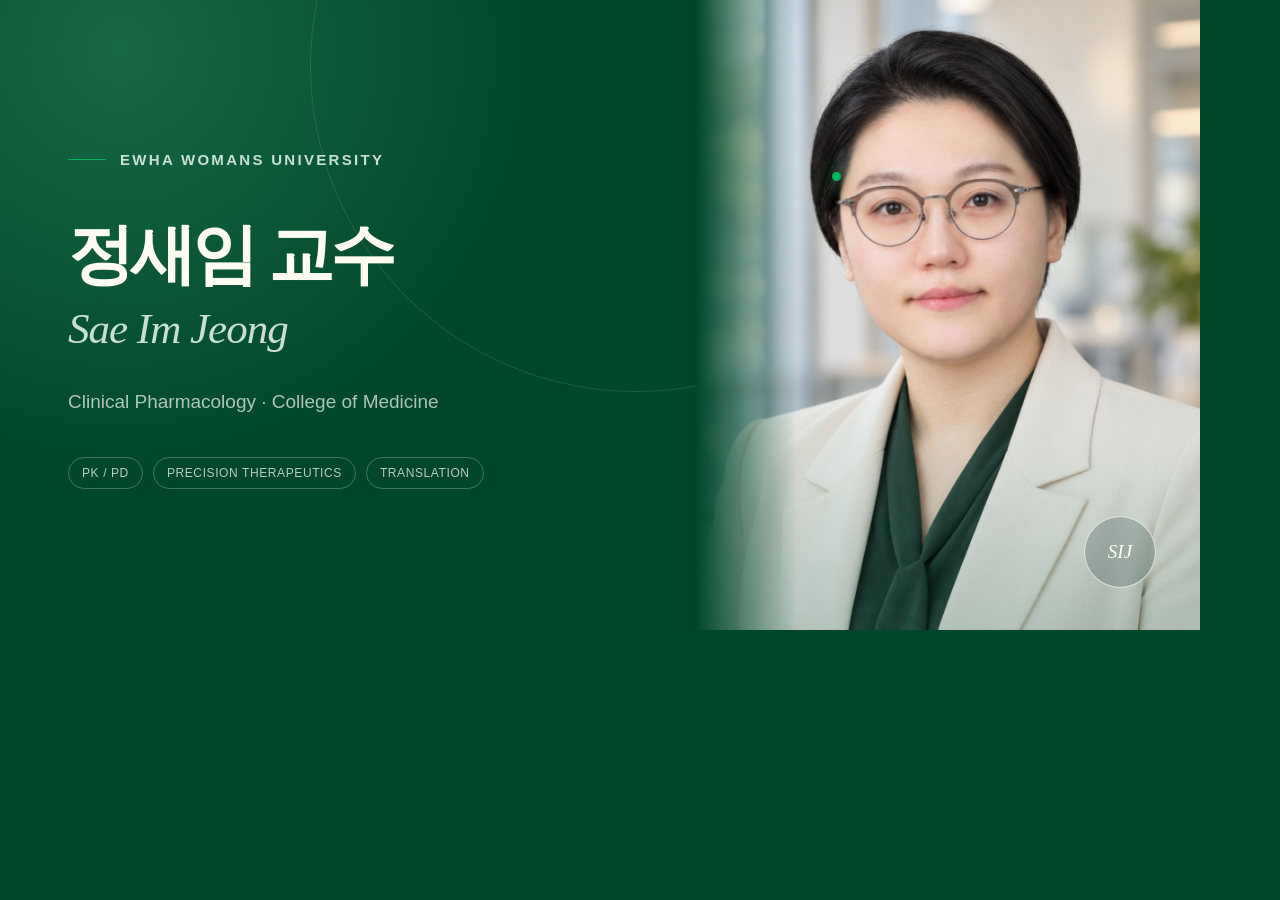
<file: assets/og-card.html>
<!doctype html>
<html lang="ko">
  <head>
    <meta charset="UTF-8" />
    <meta name="robots" content="noindex" />
    <style>
      * { box-sizing: border-box; }
      html, body { width: 1200px; height: 630px; margin: 0; overflow: hidden; }
      body { font-family: "Malgun Gothic", Arial, sans-serif; background: #00462a; color: #fffdf1; }
      .card { position: relative; display: grid; grid-template-columns: 58% 42%; width: 100%; height: 100%; overflow: hidden; background: radial-gradient(circle at 10% 8%, #176844 0, transparent 36%), #00462a; }
      .card::before { position: absolute; top: -260px; left: 310px; width: 650px; height: 650px; border: 1px solid rgba(255,255,255,.11); border-radius: 50%; content: ""; }
      .card::after { position: absolute; top: 172px; left: 832px; width: 9px; height: 9px; border-radius: 50%; background: #00b25a; box-shadow: 0 0 24px #00b25a; content: ""; }
      .copy { position: relative; z-index: 2; display: flex; flex-direction: column; justify-content: center; padding: 58px 68px 48px; }
      .eyebrow { display: flex; align-items: center; gap: 14px; margin-bottom: 51px; color: #c9ded5; font-size: 15px; font-weight: 700; letter-spacing: 2.3px; }
      .eyebrow::before { width: 38px; height: 1px; background: #00b25a; content: ""; }
      h1 { margin: 0; font-size: 66px; line-height: 1.07; letter-spacing: -4px; }
      h1 span { display: block; margin-top: 16px; color: #c9ded5; font-family: Georgia, serif; font-size: 43px; font-style: italic; font-weight: 400; letter-spacing: -1px; }
      .role { margin: 35px 0 0; color: rgba(255,255,255,.68); font-size: 19px; line-height: 1.6; }
      .tags { display: flex; gap: 10px; margin-top: 40px; }
      .tags span { padding: 8px 13px; border: 1px solid rgba(255,255,255,.25); border-radius: 999px; color: rgba(255,255,255,.72); font-size: 12px; letter-spacing: .6px; }
      .photo { position: relative; overflow: hidden; }
      .photo::after { position: absolute; inset: 0; background: linear-gradient(90deg, #00462a 0, transparent 20%), linear-gradient(0deg, rgba(0,70,42,.25), transparent 45%); content: ""; }
      .photo img { width: 100%; height: 100%; object-fit: cover; object-position: center 14%; }
      .monogram { position: absolute; z-index: 4; right: 44px; bottom: 42px; display: grid; width: 72px; height: 72px; place-items: center; border: 1px solid rgba(255,255,255,.72); border-radius: 50%; background: rgba(6,47,41,.2); font-family: Georgia, serif; font-size: 19px; font-style: italic; backdrop-filter: blur(7px); }
    </style>
  </head>
  <body>
    <main class="card">
      <section class="copy">
        <div class="eyebrow">EWHA WOMANS UNIVERSITY</div>
        <h1>정새임 교수<span>Sae Im Jeong</span></h1>
        <p class="role">Clinical Pharmacology · College of Medicine</p>
        <div class="tags"><span>PK / PD</span><span>PRECISION THERAPEUTICS</span><span>TRANSLATION</span></div>
      </section>
      <div class="photo"><img src="./professor-saeim-jeong.jpg" alt="" /></div>
      <div class="monogram">SIJ</div>
    </main>
  </body>
</html>
</file>
<file: assets/styles.css>
:root {
  --ink: #17211f;
  --ink-soft: #56615e;
  --green-950: #00371f;
  --green-900: #00462a;
  --green-800: #005b37;
  --green-700: #007348;
  --mint: #dcefe7;
  --ivory: #fffdf1;
  --paper: #fffffb;
  --white: #fff;
  --medicine: #00b25a;
  --ewha-grey: #b9b9b9;
  --line: rgba(23, 33, 31, 0.14);
  --line-light: rgba(255, 255, 255, 0.2);
  --font-sans: "DM Sans", "Noto Sans KR", sans-serif;
  --font-ko: "Noto Sans KR", "DM Sans", sans-serif;
  --font-serif-ko: "Noto Serif KR", Georgia, serif;
  --font-serif: "Playfair Display", Georgia, serif;
  --shell: min(1280px, calc(100vw - 96px));
  --radius: 3px;
  --ease: cubic-bezier(0.22, 1, 0.36, 1);
}

* {
  box-sizing: border-box;
}

html {
  scroll-behavior: smooth;
  scroll-padding-top: 92px;
}

body {
  margin: 0;
  background: var(--ivory);
  color: var(--ink);
  font-family: var(--font-ko);
  font-size: 16px;
  line-height: 1.75;
  text-rendering: optimizeLegibility;
  -webkit-font-smoothing: antialiased;
}

html[lang="en"] body {
  font-family: var(--font-sans);
}

body.menu-open {
  overflow: hidden;
}

::selection {
  background: var(--medicine);
  color: var(--white);
}

img {
  display: block;
  max-width: 100%;
}

a {
  color: inherit;
  text-decoration: none;
}

button,
a {
  -webkit-tap-highlight-color: transparent;
}

button {
  font: inherit;
}

:focus-visible {
  outline: 2px solid var(--medicine);
  outline-offset: 4px;
}

.sr-only {
  position: absolute;
  width: 1px;
  height: 1px;
  padding: 0;
  margin: -1px;
  overflow: hidden;
  clip: rect(0, 0, 0, 0);
  white-space: nowrap;
  border: 0;
}

.skip-link {
  position: fixed;
  z-index: 999;
  top: 12px;
  left: 12px;
  padding: 10px 16px;
  background: var(--white);
  color: var(--green-950);
  transform: translateY(-160%);
  transition: transform 180ms ease;
}

.skip-link:focus {
  transform: translateY(0);
}

.shell {
  width: var(--shell);
  margin-inline: auto;
}

.section {
  padding: clamp(88px, 8vw, 112px) 0;
}

.kicker,
.eyebrow,
.card-tag,
.publication-tag,
.contact-details span,
.footer-sources > span {
  margin: 0;
  font-family: var(--font-sans);
  font-size: 0.69rem;
  font-weight: 600;
  line-height: 1.4;
  letter-spacing: 0.16em;
  text-transform: uppercase;
}

h1,
h2,
h3,
p {
  margin-top: 0;
}

h2 {
  margin-bottom: 0;
  font-size: clamp(2.6rem, 4.4vw, 4.8rem);
  font-weight: 500;
  line-height: 1.12;
  letter-spacing: -0.055em;
  word-break: keep-all;
}

h2 em,
h1 em {
  font-family: var(--font-serif);
  font-weight: 500;
}

.site-header {
  position: fixed;
  z-index: 100;
  top: 0;
  left: 0;
  display: grid;
  grid-template-columns: minmax(220px, 1fr) auto minmax(220px, 1fr);
  align-items: center;
  width: 100%;
  min-height: 72px;
  padding-inline: max(24px, calc((100vw - 1280px) / 2));
  border-bottom: 1px solid rgba(255, 255, 255, 0.16);
  color: var(--white);
  transition:
    background 280ms ease,
    color 280ms ease,
    border-color 280ms ease,
    min-height 280ms ease,
    backdrop-filter 280ms ease;
}

.site-header::before {
  position: absolute;
  top: 0;
  right: 0;
  left: 0;
  height: 2px;
  background: linear-gradient(90deg, var(--green-900), var(--medicine), var(--green-900));
  content: "";
  opacity: 0;
  transition: opacity 280ms ease;
}

.site-header.is-scrolled {
  min-height: 64px;
  border-color: var(--line);
  background: rgba(255, 253, 241, 0.94);
  color: var(--ink);
  box-shadow: 0 8px 40px rgba(24, 42, 37, 0.06);
  backdrop-filter: blur(18px);
}

.site-header.is-scrolled::before {
  opacity: 1;
}

.brand {
  display: inline-flex;
  align-items: center;
  justify-self: start;
  gap: 12px;
}

.brand-mark {
  display: inline-flex;
  width: auto;
  height: auto;
  align-items: center;
  padding-right: 14px;
  border: 0;
  border-right: 1px solid currentColor;
  border-radius: 0;
  font-family: var(--font-sans);
  font-size: 0.74rem;
  font-style: normal;
  font-weight: 700;
  letter-spacing: 0.08em;
}

.brand-text {
  display: flex;
  flex-direction: column;
  font-family: var(--font-sans);
  line-height: 1.1;
}

.brand-text strong {
  font-size: 0.74rem;
  letter-spacing: 0.15em;
}

.brand-text small {
  margin-top: 5px;
  font-size: 0.52rem;
  letter-spacing: 0.11em;
  opacity: 0.67;
}

.site-nav {
  display: flex;
  align-items: center;
  justify-content: center;
  gap: 34px;
  font-size: 0.78rem;
  font-weight: 500;
}

.site-nav a {
  position: relative;
  padding: 8px 1px;
}

.site-nav a::after {
  position: absolute;
  right: 0;
  bottom: 2px;
  left: 0;
  height: 1px;
  background: currentColor;
  content: "";
  transform: scaleX(0);
  transform-origin: right;
  transition: transform 300ms var(--ease);
}

.site-nav a:hover::after,
.site-nav a:focus-visible::after {
  transform: scaleX(1);
  transform-origin: left;
}

.language-tabs {
  display: flex;
  justify-self: end;
  padding: 3px;
  border: 1px solid currentColor;
  border-radius: 99px;
  font-family: var(--font-sans);
  font-size: 0.64rem;
  font-weight: 600;
  line-height: 1;
  letter-spacing: 0.05em;
}

.language-tabs a {
  display: grid;
  min-width: 40px;
  min-height: 36px;
  place-items: center;
  border-radius: 99px;
  opacity: 0.66;
}

.language-tabs a.is-active {
  background: var(--white);
  color: var(--green-950);
  opacity: 1;
}

.site-header.is-scrolled .language-tabs a.is-active {
  background: var(--green-900);
  color: var(--white);
}

.menu-toggle {
  display: none;
  border: 0;
  background: none;
  color: inherit;
}

.hero {
  position: relative;
  min-height: 100svh;
  overflow: hidden;
  padding: 112px 0 0;
  background:
    radial-gradient(circle at 8% 5%, rgba(76, 138, 119, 0.32), transparent 32%),
    radial-gradient(circle at 88% 80%, rgba(201, 222, 213, 0.12), transparent 27%),
    var(--green-900);
  color: var(--white);
}

.hero::after {
  position: absolute;
  z-index: 0;
  top: 56px;
  right: -145px;
  width: min(52vw, 700px);
  aspect-ratio: 1;
  background: url("data:image/svg+xml,%3Csvg viewBox='0 0 500 500' xmlns='http://www.w3.org/2000/svg'%3E%3Cg fill='none' stroke='%23fffdf1' stroke-opacity='.23' stroke-width='1'%3E%3Cellipse cx='250' cy='142' rx='70' ry='124'/%3E%3Cellipse cx='250' cy='142' rx='70' ry='124' transform='rotate(72 250 250)'/%3E%3Cellipse cx='250' cy='142' rx='70' ry='124' transform='rotate(144 250 250)'/%3E%3Cellipse cx='250' cy='142' rx='70' ry='124' transform='rotate(216 250 250)'/%3E%3Cellipse cx='250' cy='142' rx='70' ry='124' transform='rotate(288 250 250)'/%3E%3Ccircle cx='250' cy='250' r='16'/%3E%3C/g%3E%3C/svg%3E") center / contain no-repeat;
  content: "";
  opacity: 0.2;
  pointer-events: none;
}

.hero::before {
  position: absolute;
  inset: 0;
  background-image: url("data:image/svg+xml,%3Csvg viewBox='0 0 180 180' xmlns='http://www.w3.org/2000/svg'%3E%3Cfilter id='n'%3E%3CfeTurbulence type='fractalNoise' baseFrequency='.9' numOctaves='3' stitchTiles='stitch'/%3E%3C/filter%3E%3Crect width='100%25' height='100%25' filter='url(%23n)' opacity='.28'/%3E%3C/svg%3E");
  content: "";
  mix-blend-mode: soft-light;
  opacity: 0.035;
  pointer-events: none;
}

.hero-orbit {
  position: absolute;
  border: 1px solid rgba(255, 255, 255, 0.1);
  border-radius: 50%;
  pointer-events: none;
}

.hero-orbit::before,
.hero-orbit::after {
  position: absolute;
  width: 7px;
  height: 7px;
  border-radius: 50%;
  background: var(--medicine);
  box-shadow: 0 0 28px rgba(0, 178, 90, 0.72);
  content: "";
}

.orbit-one {
  top: -200px;
  right: -160px;
  width: 630px;
  height: 630px;
}

.orbit-one::before {
  top: 68%;
  left: 1.6%;
}

.orbit-one::after {
  right: 15%;
  bottom: 7%;
}

.orbit-two {
  display: none;
}

.orbit-two::before {
  top: 14%;
  right: 13%;
}

.hero-content {
  position: relative;
  z-index: 1;
  display: grid;
  grid-template-columns: minmax(0, 1.05fr) minmax(360px, 0.72fr);
  align-items: center;
  gap: clamp(44px, 7vw, 120px);
}

.hero-copy {
  padding-bottom: 40px;
}

.eyebrow {
  display: flex;
  align-items: center;
  gap: 11px;
  margin-bottom: 38px;
  color: rgba(255, 255, 255, 0.7);
}

.eyebrow span {
  width: 30px;
  height: 1px;
  background: var(--medicine);
}

.hero h1 {
  max-width: 720px;
  margin-bottom: 30px;
  font-size: clamp(3rem, 5vw, 5.5rem);
  font-weight: 500;
  line-height: 1.08;
  letter-spacing: -0.045em;
  word-break: keep-all;
}

.hero h1 em {
  color: var(--mint);
}

.hero-name {
  display: block;
  margin-bottom: 24px;
  color: #91e6b8;
  font-family: var(--font-sans);
  font-size: 0.74rem;
  font-style: normal;
  font-weight: 600;
  letter-spacing: 0.16em;
  line-height: 1.5;
  text-transform: uppercase;
}

html[lang="ko"] .hero h1 em,
html[lang="ko"] h2 em {
  font-family: var(--font-serif-ko);
  font-style: normal;
  font-weight: 500;
  letter-spacing: -0.07em;
}

.hero-lead {
  max-width: 54ch;
  margin-bottom: 32px;
  color: rgba(255, 255, 255, 0.7);
  font-size: clamp(1rem, 1.3vw, 1.18rem);
  line-height: 1.75;
  word-break: keep-all;
}

.hero-actions {
  display: flex;
  align-items: center;
  gap: 30px;
}

.button {
  display: inline-flex;
  align-items: center;
  justify-content: space-between;
  min-width: 192px;
  min-height: 54px;
  padding: 0 20px;
  border: 1px solid currentColor;
  font-size: 0.84rem;
  font-weight: 600;
  transition:
    transform 260ms var(--ease),
    background 260ms ease,
    color 260ms ease;
}

.button span,
.text-link span {
  transition: transform 260ms var(--ease);
}

.button:hover {
  transform: translateY(-3px);
}

.button:hover span,
.text-link:hover span {
  transform: translate(3px, -3px);
}

.button-light {
  border-color: var(--ivory);
  background: var(--ivory);
  color: var(--green-950);
}

.text-link {
  display: inline-flex;
  align-items: center;
  gap: 14px;
  border-bottom: 1px solid currentColor;
  font-size: 0.82rem;
  font-weight: 600;
}

.text-link.light {
  color: rgba(255, 255, 255, 0.82);
}

.hero-portrait {
  position: relative;
  align-self: end;
  justify-self: end;
  width: min(400px, 31vw);
}

.portrait-frame {
  position: relative;
  overflow: hidden;
  border: 1px solid rgba(255, 255, 255, 0.25);
  border-radius: 180px 180px 6px 6px;
  background: var(--mint);
  box-shadow: 0 24px 60px rgba(0, 51, 30, 0.18);
}

.portrait-frame::after {
  position: absolute;
  inset: 0;
  background: linear-gradient(180deg, transparent 70%, rgba(0, 51, 30, 0.34));
  content: "";
  pointer-events: none;
}

.portrait-frame img {
  width: 100%;
  height: auto;
  aspect-ratio: 0.823 / 1;
  object-fit: cover;
  object-position: 50% 12%;
}

.portrait-label {
  position: absolute;
  z-index: 2;
  right: 0;
  bottom: 0;
  left: 0;
  display: flex;
  align-items: flex-end;
  justify-content: space-between;
  padding: 18px 22px;
  color: var(--white);
}

.portrait-label::before {
  position: absolute;
  bottom: 20px;
  left: 22px;
  width: 3px;
  height: 28px;
  background: var(--medicine);
  content: "";
}

.portrait-label > span {
  font-family: var(--font-serif);
  font-size: 1.1rem;
  font-style: italic;
}

.portrait-label p {
  margin: 0;
  font-size: 0.77rem;
  line-height: 1.6;
  text-align: right;
}

.portrait-label strong {
  font-size: 1rem;
}

.portrait-seal {
  display: none;
}

.portrait-seal svg {
  width: 100%;
  height: 100%;
}

.portrait-seal text {
  fill: currentColor;
  font-family: var(--font-sans);
  font-size: 7px;
  font-weight: 600;
  letter-spacing: 0.9px;
}

.portrait-seal circle {
  fill: currentColor;
}

@keyframes rotate {
  to { transform: rotate(360deg); }
}

.hero-metrics {
  position: relative;
  z-index: 2;
  display: grid;
  grid-template-columns: repeat(3, minmax(0, 0.72fr)) minmax(240px, 1.2fr);
  align-items: stretch;
  border-top: 1px solid var(--line-light);
}

.hero-metrics > div {
  display: flex;
  min-height: 100px;
  flex-direction: column;
  justify-content: center;
  padding: 22px 28px;
  border-right: 1px solid var(--line-light);
}

.hero-metrics > div:first-child {
  padding-left: 0;
}

.hero-metrics strong {
  font-family: var(--font-serif);
  font-size: 1.8rem;
  font-style: italic;
  font-weight: 500;
  line-height: 1.1;
}

.hero-metrics span {
  margin-top: 7px;
  color: rgba(255, 255, 255, 0.55);
  font-size: 0.7rem;
  letter-spacing: 0.05em;
}

.hero-metrics .hero-affiliation {
  flex-direction: row;
  align-items: center;
  gap: 14px;
  border-right: 0;
}

.hero-affiliation p {
  margin: 0;
  color: rgba(255, 255, 255, 0.72);
  font-size: 0.76rem;
  line-height: 1.65;
}

.hero-affiliation .pulse {
  width: 8px;
  height: 8px;
  flex: 0 0 auto;
  margin: 0;
  border-radius: 50%;
  background: #9bc8b5;
  box-shadow: 0 0 0 6px rgba(155, 200, 181, 0.12);
}

.intro {
  background: var(--ivory);
}

.intro-grid,
.journey-grid {
  display: grid;
  grid-template-columns: 160px minmax(0, 1fr);
  gap: 56px;
}

.journey-grid {
  grid-template-columns: minmax(0, 0.85fr) minmax(0, 1.4fr);
  gap: clamp(48px, 6vw, 88px);
}

.section-index {
  display: flex;
  align-items: flex-start;
  gap: 17px;
  font-family: var(--font-sans);
  font-size: 0.64rem;
  line-height: 1.55;
  letter-spacing: 0.11em;
}

.section-index > span {
  display: grid;
  width: 32px;
  height: 32px;
  flex: 0 0 auto;
  place-items: center;
  border: 1px solid var(--line);
  border-radius: 50%;
  font-family: var(--font-serif);
  font-size: 0.8rem;
  font-style: italic;
  letter-spacing: 0;
}

.section-index p {
  margin: 2px 0 0;
}

.section-index.inverse > span {
  border-color: var(--line-light);
}

.intro-copy .kicker {
  margin-bottom: 26px;
  color: var(--green-700);
}

.intro-copy h2 {
  max-width: 900px;
}

.intro-copy h2 em {
  color: var(--green-700);
}

.intro-body {
  display: grid;
  grid-template-columns: 1fr 1fr;
  gap: 48px;
  margin-top: 58px;
  color: var(--ink-soft);
}

.intro-body p {
  margin: 0;
  font-size: 0.98rem;
  line-height: 1.9;
  word-break: keep-all;
}

.intro-body p:first-child {
  color: var(--ink);
  font-size: 1.1rem;
  font-weight: 500;
}

.profile-links {
  display: flex;
  gap: 16px;
  margin-top: 52px;
}

.profile-links a {
  display: grid;
  grid-template-columns: auto 1fr auto;
  align-items: center;
  min-width: 320px;
  gap: 20px;
  padding: 17px 18px;
  border: 1px solid var(--line);
  background: rgba(255, 255, 255, 0.3);
  font-family: var(--font-sans);
  font-size: 0.77rem;
  transition:
    border-color 240ms ease,
    background 240ms ease,
    transform 240ms var(--ease);
}

.profile-links a:hover {
  border-color: var(--green-700);
  background: var(--paper);
  transform: translateY(-2px);
}

.profile-links a span {
  color: var(--green-700);
  font-size: 0.64rem;
  font-weight: 700;
  letter-spacing: 0.1em;
}

.research {
  position: relative;
  overflow: hidden;
  background: var(--green-900);
  color: var(--white);
}

.research::before {
  position: absolute;
  top: -300px;
  right: -240px;
  width: 700px;
  height: 700px;
  border: 1px solid rgba(255, 255, 255, 0.07);
  border-radius: 50%;
  content: "";
}

.section-heading {
  display: grid;
  grid-template-columns: 220px 1.2fr 0.75fr;
  align-items: end;
  gap: clamp(40px, 6vw, 90px);
}

.light-kicker {
  margin-bottom: 22px;
  color: var(--mint);
}

.section-heading h2 {
  font-size: clamp(2.8rem, 4.8vw, 5.25rem);
}

.section-heading h2 em {
  color: var(--mint);
}

.section-summary {
  margin: 0 0 8px;
  color: rgba(255, 255, 255, 0.62);
  font-size: 0.9rem;
  line-height: 1.85;
  word-break: keep-all;
}

.research-grid {
  display: grid;
  grid-template-columns: repeat(2, minmax(0, 1fr));
  gap: 16px;
  margin-top: 56px;
  border: 0;
  background: none;
}

.research-card {
  position: relative;
  display: flex;
  min-height: 320px;
  flex-direction: column;
  justify-content: flex-end;
  padding: 32px;
  border: 1px solid rgba(255, 255, 255, 0.18);
  transition:
    background 320ms ease,
    color 320ms ease;
}

.research-card::after {
  position: absolute;
  top: 0;
  left: 0;
  width: 0;
  height: 2px;
  background: var(--medicine);
  content: "";
  transition: width 420ms var(--ease);
}

.research-card:hover::after {
  width: 100%;
}

.research-card:hover {
  background: rgba(255, 255, 255, 0.055);
}

.research-card.featured {
  grid-row: auto;
  min-height: 420px;
  justify-content: flex-end;
  background: var(--mint);
  color: var(--green-950);
}

.research-card:nth-child(4) {
  grid-column: auto;
}

.card-number {
  position: absolute;
  top: 26px;
  right: 28px;
  font-family: var(--font-serif);
  font-size: 0.84rem;
  font-style: italic;
  opacity: 0.62;
}

.research-card h3 {
  max-width: 460px;
  margin: 0 0 16px;
  font-size: 1.45rem;
  font-weight: 500;
  line-height: 1.45;
  letter-spacing: -0.035em;
}

.research-card p {
  max-width: 460px;
  margin-bottom: 27px;
  color: rgba(255, 255, 255, 0.6);
  font-size: 0.85rem;
  line-height: 1.8;
  word-break: keep-all;
}

.research-card.featured p {
  color: rgba(6, 47, 41, 0.68);
}

.research-card ul {
  display: flex;
  flex-wrap: wrap;
  gap: 8px;
  padding: 0;
  margin: 0;
  list-style: none;
}

.research-card li,
.card-tag {
  padding: 7px 10px;
  border: 1px solid currentColor;
  border-radius: 99px;
  font-family: var(--font-sans);
  font-size: 0.59rem;
  letter-spacing: 0.07em;
  opacity: 0.62;
}

.card-tag {
  align-self: flex-start;
}

.card-visual {
  position: relative;
  width: min(100%, 420px);
  flex: 0 0 auto;
  margin: 14px 0 32px;
}

.pk-visual svg {
  width: 100%;
  overflow: visible;
}

.pk-visual .axis {
  fill: none;
  stroke: rgba(6, 47, 41, 0.25);
  stroke-width: 1;
}

.pk-visual .curve {
  fill: none;
  stroke-width: 2;
  stroke-linecap: round;
}

.pk-visual .curve-a {
  stroke: var(--green-900);
}

.pk-visual .curve-b {
  stroke: var(--medicine);
}

.pk-visual circle {
  fill: var(--green-900);
}

.pk-visual span {
  position: absolute;
  right: 10px;
  bottom: 3px;
  font-family: var(--font-serif);
  font-size: 2.9rem;
  font-style: italic;
  opacity: 0.16;
}

.mini-icon {
  position: relative;
  width: 88px;
  height: 88px;
  flex: 0 0 88px;
  margin-bottom: 28px;
}

.genome-icon i {
  position: absolute;
  left: 17px;
  width: 54px;
  height: 1px;
  background: var(--mint);
  transform-origin: center;
}

.genome-icon i:nth-child(1) { top: 22px; transform: rotate(22deg); }
.genome-icon i:nth-child(2) { top: 43px; transform: rotate(-22deg); }
.genome-icon i:nth-child(3) { top: 64px; transform: rotate(22deg); }

.genome-icon::before,
.genome-icon::after {
  position: absolute;
  top: 9px;
  width: 24px;
  height: 67px;
  border: 1px solid var(--mint);
  border-radius: 50%;
  content: "";
}

.genome-icon::before { left: 22px; transform: rotate(-18deg); }
.genome-icon::after { right: 22px; transform: rotate(18deg); }

.device-icon {
  border: 1px solid rgba(201, 222, 213, 0.8);
  border-radius: 18px;
}

.device-icon::before {
  position: absolute;
  top: 42px;
  right: 12px;
  left: 12px;
  height: 1px;
  background: rgba(201, 222, 213, 0.3);
  content: "";
}

.device-icon i:first-child {
  position: absolute;
  top: 35px;
  left: 15px;
  width: 58px;
  height: 15px;
  background: url("data:image/svg+xml,%3Csvg viewBox='0 0 80 20' xmlns='http://www.w3.org/2000/svg'%3E%3Cpath d='M0 10h19l5-8 9 17 8-9h39' fill='none' stroke='%23c9ded5' stroke-width='2'/%3E%3C/svg%3E") center / contain no-repeat;
}

.device-icon i:last-child {
  position: absolute;
  right: -8px;
  bottom: -8px;
  width: 25px;
  height: 25px;
  border: 1px solid var(--medicine);
  border-radius: 50%;
}

.neuro-icon i {
  position: absolute;
  border: 1px solid var(--mint);
  border-radius: 50%;
}

.neuro-icon i:nth-child(1) { inset: 6px; }
.neuro-icon i:nth-child(2) { inset: 21px; }
.neuro-icon i:nth-child(3) { inset: 37px; background: var(--medicine); border: 0; }

.journey {
  background: var(--paper);
}

.journey-title-wrap .section-index {
  margin-bottom: 64px;
}

.journey-title-wrap .kicker {
  margin-bottom: 22px;
  color: var(--green-700);
}

.journey-title-wrap h2 {
  font-size: clamp(2.8rem, 4.6vw, 5.2rem);
}

.journey-title-wrap h2 em {
  color: var(--green-700);
}

.timeline {
  border-top: 1px solid var(--ink);
}

.timeline-item {
  position: relative;
  display: grid;
  grid-template-columns: 150px minmax(0, 1fr);
  gap: 48px;
  padding: 46px 0;
  border-bottom: 1px solid var(--line);
}

.timeline-item::before {
  position: absolute;
  top: -4px;
  left: 0;
  width: 7px;
  height: 7px;
  border-radius: 50%;
  background: var(--green-700);
  content: "";
}

.timeline-year {
  font-family: var(--font-serif);
  font-size: 1rem;
  font-style: italic;
  color: var(--green-700);
}

.timeline-item h3 {
  margin: 0 0 14px;
  font-size: 1.35rem;
  font-weight: 600;
  letter-spacing: -0.03em;
}

.timeline-item p {
  max-width: 680px;
  margin: 0;
  color: var(--ink-soft);
  font-size: 0.9rem;
  word-break: keep-all;
}

.timeline-item.current h3::after {
  display: inline-block;
  width: 7px;
  height: 7px;
  margin-left: 11px;
  border-radius: 50%;
  background: var(--medicine);
  content: "";
  vertical-align: middle;
}

.selected-works {
  background: #f0f1eb;
}

.works-heading {
  display: flex;
  align-items: flex-end;
  justify-content: space-between;
  gap: 40px;
  margin-bottom: 56px;
}

.works-heading .kicker {
  margin-bottom: 18px;
  color: var(--green-700);
}

.works-heading h2 {
  font-size: clamp(3rem, 5vw, 5.4rem);
}

.works-heading > p {
  max-width: 440px;
  margin: 0 0 8px;
  color: var(--ink-soft);
  font-size: 0.9rem;
  word-break: keep-all;
}

.selected-grid {
  display: grid;
  grid-template-columns: repeat(3, minmax(0, 1fr));
  gap: 16px;
  background: transparent;
  border: 0;
}

.work-card {
  display: flex;
  min-height: 380px;
  flex-direction: column;
  padding: 32px;
  border: 1px solid var(--line);
  background: var(--paper);
  transition:
    border-color 260ms ease,
    transform 260ms var(--ease);
}

.work-card.hero-work {
  grid-row: auto;
  min-height: 380px;
  padding: 32px;
  background: var(--green-900);
  color: var(--white);
}

.work-card:not(.hero-work):hover {
  border-color: var(--green-700);
  transform: translateY(-4px);
}

.work-meta {
  display: flex;
  align-items: center;
  justify-content: space-between;
  margin-bottom: auto;
  font-family: var(--font-sans);
  font-size: 0.62rem;
  font-weight: 600;
  letter-spacing: 0.1em;
}

.hero-work .work-meta {
  margin-bottom: auto;
}

.work-meta b {
  font-size: 1rem;
}

.work-card h3 {
  max-width: 650px;
  margin: 0 0 18px;
  font-size: clamp(1.45rem, 2.5vw, 2.3rem);
  font-weight: 500;
  line-height: 1.4;
  letter-spacing: -0.045em;
  word-break: keep-all;
}

.work-card:not(.hero-work) h3 {
  font-size: 1.3rem;
}

.work-card p {
  max-width: 650px;
  margin-bottom: 25px;
  color: var(--ink-soft);
  font-size: 0.87rem;
  line-height: 1.8;
  word-break: keep-all;
}

.hero-work p {
  color: rgba(255, 255, 255, 0.7);
}

.work-card small {
  font-family: var(--font-sans);
  font-size: 0.66rem;
  opacity: 0.66;
}

.publications {
  background: var(--ivory);
}

.publication-heading {
  display: grid;
  grid-template-columns: 220px 1fr auto;
  align-items: end;
  gap: 60px;
}

.publication-heading .kicker {
  margin-bottom: 18px;
  color: var(--green-700);
}

.publication-heading h2 {
  font-size: clamp(3rem, 5vw, 5.5rem);
}

.publication-heading h2 sup {
  position: relative;
  top: -2em;
  color: var(--green-700);
  font-family: var(--font-sans);
  font-size: 0.17em;
  letter-spacing: 0;
}

.publication-controls {
  display: flex;
  flex-wrap: wrap;
  gap: 8px;
  margin: 68px 0 28px 280px;
}

.filter {
  min-height: 42px;
  padding: 0 16px;
  border: 1px solid var(--line);
  border-radius: 99px;
  background: transparent;
  color: var(--ink-soft);
  cursor: pointer;
  font-size: 0.72rem;
  font-weight: 600;
  transition: all 220ms ease;
}

.filter span {
  margin-left: 7px;
  opacity: 0.5;
}

.filter:hover,
.filter.is-active {
  border-color: var(--green-900);
  background: var(--green-900);
  color: var(--white);
}

.publication-list {
  border-top: 1px solid var(--ink);
}

.publication-item {
  display: grid;
  grid-template-columns: 120px minmax(0, 1fr) 70px;
  align-items: start;
  gap: 36px;
  padding: 34px 0;
  border-bottom: 1px solid var(--line);
  transition:
    opacity 250ms ease,
    transform 250ms var(--ease),
    background 250ms ease;
}

.publication-item[hidden] {
  display: none;
}

.publication-year {
  color: var(--green-700);
  font-family: var(--font-serif);
  font-size: 1rem;
  font-style: italic;
}

.publication-tag {
  display: block;
  margin-bottom: 9px;
  color: var(--green-700);
}

.publication-main h3 {
  max-width: 920px;
  margin: 0 0 11px;
  font-family: var(--font-sans);
  font-size: 1.02rem;
  font-weight: 500;
  line-height: 1.55;
  letter-spacing: -0.018em;
}

.publication-main p {
  margin: 0;
  color: var(--ink-soft);
  font-family: var(--font-sans);
  font-size: 0.73rem;
}

.publication-item > a {
  display: flex;
  align-items: center;
  justify-content: space-between;
  padding-bottom: 5px;
  border-bottom: 1px solid var(--ink);
  font-family: var(--font-sans);
  font-size: 0.65rem;
  font-weight: 600;
}

.publication-item > a span {
  font-size: 0.8rem;
}

.publication-note {
  margin: 24px 0 0;
  color: var(--ink-soft);
  font-size: 0.7rem;
  text-align: right;
}

.teaching {
  border-top: 1px solid var(--line);
  background: var(--paper);
}

.teaching-grid {
  display: grid;
  grid-template-columns: 1fr 0.85fr;
  align-items: end;
  gap: clamp(60px, 10vw, 150px);
}

.teaching .kicker {
  margin-bottom: 23px;
  color: var(--green-700);
}

.teaching h2 {
  font-size: clamp(3rem, 4.8vw, 5.3rem);
}

.teaching h2 em {
  color: var(--green-700);
}

.teaching-panel {
  padding: 42px;
  border: 1px solid var(--line);
  background: var(--ivory);
}

.teaching-panel > p {
  margin-bottom: 32px;
  color: var(--ink-soft);
  font-size: 0.95rem;
  line-height: 1.9;
  word-break: keep-all;
}

.course-list {
  display: flex;
  flex-wrap: wrap;
  gap: 8px;
}

.course-list span {
  padding: 8px 13px;
  border: 1px solid var(--line);
  border-radius: 99px;
  font-size: 0.7rem;
  font-weight: 500;
}

.faq {
  padding: 80px 0;
  background: var(--ivory);
}

.faq-grid {
  display: grid;
  grid-template-columns: 280px 1fr;
  gap: 64px;
}

.faq .kicker {
  margin-bottom: 20px;
  color: var(--green-700);
}

.faq h2 {
  font-size: clamp(2rem, 3vw, 3.2rem);
}

.faq-list {
  border-top: 1px solid var(--ink);
}

.faq-list details {
  border-bottom: 1px solid var(--line);
}

.faq-list summary {
  display: flex;
  align-items: center;
  justify-content: space-between;
  gap: 24px;
  padding: 27px 0;
  cursor: pointer;
  font-size: 0.95rem;
  font-weight: 600;
  list-style: none;
}

.faq-list summary::-webkit-details-marker {
  display: none;
}

.faq-list summary span {
  flex: 0 0 auto;
  color: var(--green-700);
  font-size: 1.35rem;
  font-weight: 400;
  transition: transform 220ms ease;
}

.faq-list details[open] summary span {
  transform: rotate(45deg);
}

.faq-list details p {
  max-width: 730px;
  padding: 0 45px 27px 0;
  margin: 0;
  color: var(--ink-soft);
  font-size: 0.87rem;
}

.contact {
  position: relative;
  overflow: hidden;
  background: var(--green-950);
  color: var(--white);
}

.contact::before {
  position: absolute;
  inset: 0;
  background: radial-gradient(circle at 68% 40%, rgba(64, 124, 106, 0.3), transparent 34%);
  content: "";
}

.contact-orbit {
  display: none;
}

.contact-orbit::before {
  position: absolute;
  inset: 100px;
  border: 1px solid rgba(255, 255, 255, 0.07);
  border-radius: 50%;
  content: "";
}

.contact-inner {
  position: relative;
  z-index: 1;
}

.contact h2 {
  max-width: 930px;
  color: var(--white);
}

.contact h2 em {
  color: var(--mint);
}

.contact-inner > p:not(.kicker) {
  max-width: 560px;
  margin: 36px 0 54px;
  color: rgba(255, 255, 255, 0.6);
  font-size: 0.95rem;
  word-break: keep-all;
}

.contact-email {
  display: grid;
  grid-template-columns: 110px 1fr auto;
  align-items: center;
  gap: 24px;
  padding: 30px 0;
  border-top: 1px solid var(--line-light);
  border-bottom: 1px solid var(--line-light);
  font-family: var(--font-sans);
  font-size: clamp(1.45rem, 3.5vw, 3.9rem);
  letter-spacing: -0.04em;
}

.contact-email > span {
  font-size: 0.62rem;
  font-weight: 600;
  letter-spacing: 0.16em;
}

.contact-email b {
  font-size: 1.4rem;
  font-weight: 400;
  transition: transform 280ms var(--ease);
}

.contact-email:hover b {
  transform: translate(5px, -5px);
}

.contact-details {
  display: grid;
  grid-template-columns: 1fr 0.55fr 1fr;
  gap: 60px;
  margin-top: 50px;
}

.contact-details span {
  display: block;
  margin-bottom: 10px;
  color: var(--mint);
}

.contact-details p {
  margin: 0;
  color: rgba(255, 255, 255, 0.64);
  font-family: var(--font-sans);
  font-size: 0.78rem;
  line-height: 1.7;
}

.site-footer {
  padding: 44px 0;
  border-top: 1px solid rgba(255, 255, 255, 0.08);
  background: #041f1b;
  color: var(--white);
}

.footer-grid {
  display: grid;
  grid-template-columns: 1fr auto auto;
  align-items: start;
  gap: 80px;
}

.footer-grid strong {
  font-family: var(--font-sans);
  font-size: 0.76rem;
  letter-spacing: 0.14em;
}

.footer-grid p {
  margin: 7px 0 0;
  color: rgba(255, 255, 255, 0.68);
  font-family: var(--font-sans);
  font-size: 0.75rem;
  line-height: 1.65;
}

.footer-sources {
  display: grid;
  grid-template-columns: auto auto;
  column-gap: 22px;
  row-gap: 8px;
  font-family: var(--font-sans);
  color: rgba(255, 255, 255, 0.68);
  font-size: 0.75rem;
  line-height: 1.65;
}

.footer-sources > span {
  grid-column: 1 / -1;
  color: rgba(255, 255, 255, 0.4);
}

.footer-sources a:hover {
  color: var(--mint);
}

.footer-meta {
  text-align: right;
}

.footer-disclaimer {
  grid-column: 1 / -1;
  max-width: 78ch;
  padding-top: 20px;
  border-top: 1px solid rgba(255, 255, 255, 0.08);
}

.back-to-top {
  position: fixed;
  z-index: 80;
  right: 24px;
  bottom: 24px;
  display: grid;
  width: 44px;
  height: 44px;
  place-items: center;
  border: 1px solid rgba(255, 255, 255, 0.22);
  border-radius: 50%;
  background: var(--green-900);
  color: var(--white);
  cursor: pointer;
  opacity: 0;
  pointer-events: none;
  transform: translateY(10px);
  transition: all 240ms ease;
}

.back-to-top.is-visible {
  opacity: 1;
  pointer-events: auto;
  transform: translateY(0);
}

.js [data-reveal] {
  opacity: 0;
  transform: translateY(14px);
  transition:
    opacity 500ms var(--ease),
    transform 500ms var(--ease);
  transition-delay: var(--reveal-delay, 0ms);
}

.js [data-reveal].is-revealed {
  opacity: 1;
  transform: translateY(0);
}

@supports (view-transition-name: none) {
  @view-transition { navigation: auto; }
  ::view-transition-old(root),
  ::view-transition-new(root) {
    animation-duration: 280ms;
  }
}

@media (max-width: 1100px) {
  :root { --shell: min(100% - 56px, 980px); }
  .site-header { padding: 0 28px; }
  .site-nav { gap: 24px; }
  .hero-content { grid-template-columns: minmax(0, 1fr) minmax(310px, 0.65fr); gap: 48px; }
  .hero-portrait { width: min(390px, 36vw); }
  .portrait-seal { right: -32px; width: 92px; height: 92px; }
  .section-index { min-width: 160px; }
  .intro-grid { grid-template-columns: 170px minmax(0, 1fr); gap: 55px; }
  .journey-grid { grid-template-columns: minmax(0, 0.8fr) minmax(0, 1.2fr); gap: 48px; }
  .timeline-item { grid-template-columns: 100px minmax(0, 1fr); gap: 24px; }
  .section-heading { grid-template-columns: 170px 1.2fr 0.8fr; gap: 42px; }
  .publication-heading { grid-template-columns: 170px 1fr auto; gap: 40px; }
  .publication-controls { margin-left: 210px; }
}

@media (max-width: 820px) {
  :root { --shell: calc(100vw - 40px); }
  .section { padding: 80px 0; }
  .site-header {
    grid-template-columns: 1fr auto auto;
    min-height: 70px;
    padding: 0 20px;
  }
  .brand-text { display: none; }
  .menu-toggle {
    display: flex;
    width: 42px;
    height: 42px;
    flex-direction: column;
    align-items: center;
    justify-content: center;
    gap: 5px;
    cursor: pointer;
  }
  .menu-toggle span:not(.sr-only) {
    display: block;
    width: 20px;
    height: 1px;
    background: currentColor;
    transition: transform 220ms ease, opacity 220ms ease;
  }
  .menu-toggle[aria-expanded="true"] span:nth-child(1) { transform: translateY(6px) rotate(45deg); }
  .menu-toggle[aria-expanded="true"] span:nth-child(2) { opacity: 0; }
  .menu-toggle[aria-expanded="true"] span:nth-child(3) { transform: translateY(-6px) rotate(-45deg); }
  .site-nav {
    position: fixed;
    inset: 69px 0 auto;
    display: none;
    min-height: calc(100vh - 69px);
    flex-direction: column;
    align-items: flex-start;
    justify-content: flex-start;
    gap: 0;
    padding: 60px 28px;
    background: var(--ivory);
    color: var(--ink);
  }
  .site-nav.is-open { display: flex; }
  .site-nav a {
    width: 100%;
    padding: 18px 0;
    border-bottom: 1px solid var(--line);
    font-size: 1.4rem;
  }
  .language-tabs { margin-left: 8px; }
  .hero { min-height: auto; padding-top: 104px; }
  .hero-content { grid-template-columns: 1fr; }
  .hero-copy { padding-bottom: 0; }
  .hero h1 { font-size: clamp(2.85rem, 8.5vw, 4.5rem); }
  .hero-portrait { width: min(100%, 440px); margin: 40px auto 0; justify-self: center; }
  .hero-metrics { grid-template-columns: repeat(3, 1fr); }
  .hero-metrics > div { min-height: 94px; padding: 18px 14px; }
  .hero-metrics > div:first-child { padding-left: 14px; }
  .hero-metrics .hero-affiliation { grid-column: 1 / -1; border-top: 1px solid var(--line-light); border-right: 0; }
  .intro-grid,
  .journey-grid,
  .section-heading,
  .publication-heading,
  .teaching-grid,
  .faq-grid { grid-template-columns: 1fr; }
  .section-index { margin-bottom: 48px; }
  .intro-body { grid-template-columns: 1fr; gap: 20px; }
  .profile-links { flex-direction: column; }
  .profile-links a { min-width: 0; }
  .section-heading { align-items: start; }
  .section-heading .section-index { margin-bottom: 16px; }
  .section-summary { max-width: 520px; }
  .research-grid { grid-template-columns: 1fr 1fr; }
  .research-card.featured { grid-column: 1 / -1; grid-row: auto; min-height: 560px; }
  .research-card:nth-child(4) { grid-column: 1 / -1; }
  .journey-title-wrap .section-index { margin-bottom: 56px; }
  .selected-grid { grid-template-columns: 1fr; }
  .work-card.hero-work { grid-row: auto; min-height: 520px; }
  .publication-heading .text-link { justify-self: start; }
  .publication-controls { margin: 48px 0 24px; }
  .publication-item { grid-template-columns: 80px minmax(0, 1fr) 62px; gap: 22px; }
  .contact-details { grid-template-columns: 1fr 1fr; }
  .footer-grid { grid-template-columns: 1fr 1fr; gap: 42px; }
  .footer-meta { grid-column: 1 / -1; text-align: left; }
}

@media (max-width: 700px) {
  .research-grid { grid-template-columns: 1fr; }
  .research-card,
  .research-card:nth-child(4) { grid-column: auto; min-height: 300px; }
  .research-card.featured { grid-column: auto; min-height: 500px; }
}

@media (max-width: 560px) {
  :root { --shell: calc(100vw - 32px); }
  .section { padding: 68px 0; }
  h2 { font-size: 2.65rem; }
  .hero { padding-top: 96px; }
  .eyebrow { margin-bottom: 28px; font-size: 0.57rem; }
  .hero h1 { margin-bottom: 28px; font-size: clamp(2.45rem, 10.5vw, 3.2rem); line-height: 1.12; }
  .hero-lead { margin-bottom: 32px; font-size: 0.92rem; }
  .hero-actions { align-items: flex-start; flex-direction: column; gap: 16px; }
  .button { min-width: 100%; }
  .hero-portrait { margin-top: 40px; }
  .portrait-seal { right: -8px; bottom: 45px; width: 78px; height: 78px; }
  .hero-metrics { grid-template-columns: repeat(3, 1fr); }
  .hero-metrics > div { min-height: 78px; padding: 14px 12px; }
  .hero-metrics > div:nth-child(3) { display: flex; }
  .hero-metrics .hero-affiliation { grid-column: 1 / -1; }
  .profile-links a { grid-template-columns: auto 1fr auto; gap: 12px; font-size: 0.68rem; }
  .research-grid { grid-template-columns: 1fr; }
  .research-card,
  .research-card:nth-child(4) { grid-column: auto; min-height: 320px; }
  .research-card.featured { grid-column: auto; min-height: 510px; }
  .card-visual { margin-top: 10px; }
  .timeline-item { grid-template-columns: 1fr; gap: 14px; padding: 35px 0; }
  .works-heading { align-items: flex-start; flex-direction: column; }
  .work-card,
  .work-card.hero-work { min-height: 410px; padding: 28px; }
  .hero-work .work-meta { margin-bottom: auto; }
  .publication-item { grid-template-columns: 1fr auto; gap: 15px; }
  .publication-year { grid-column: 1 / -1; }
  .publication-main h3 { font-size: 0.93rem; }
  .publication-item > a { grid-column: 2; grid-row: 2; }
  .teaching-panel { padding: 26px; }
  .faq-list summary { font-size: 0.88rem; }
  .contact-email { grid-template-columns: 1fr auto; padding: 24px 0; word-break: break-all; }
  .contact-email > span { grid-column: 1 / -1; }
  .contact-details { grid-template-columns: 1fr; gap: 30px; }
  .footer-grid { grid-template-columns: 1fr; gap: 30px; }
  .footer-meta { grid-column: auto; }
}

@media (prefers-reduced-motion: reduce) {
  *,
  *::before,
  *::after {
    scroll-behavior: auto !important;
    animation-duration: 0.01ms !important;
    animation-iteration-count: 1 !important;
    transition-duration: 0.01ms !important;
  }
  .js [data-reveal] {
    opacity: 1;
    transform: none;
  }
}

@media print {
  .site-header,
  .back-to-top,
  .publication-controls,
  .hero-orbit,
  .contact-orbit { display: none !important; }
  .hero { min-height: auto; padding: 48px 0; }
  .section { padding: 48px 0; }
  .js [data-reveal] { opacity: 1; transform: none; }
}
</file>
